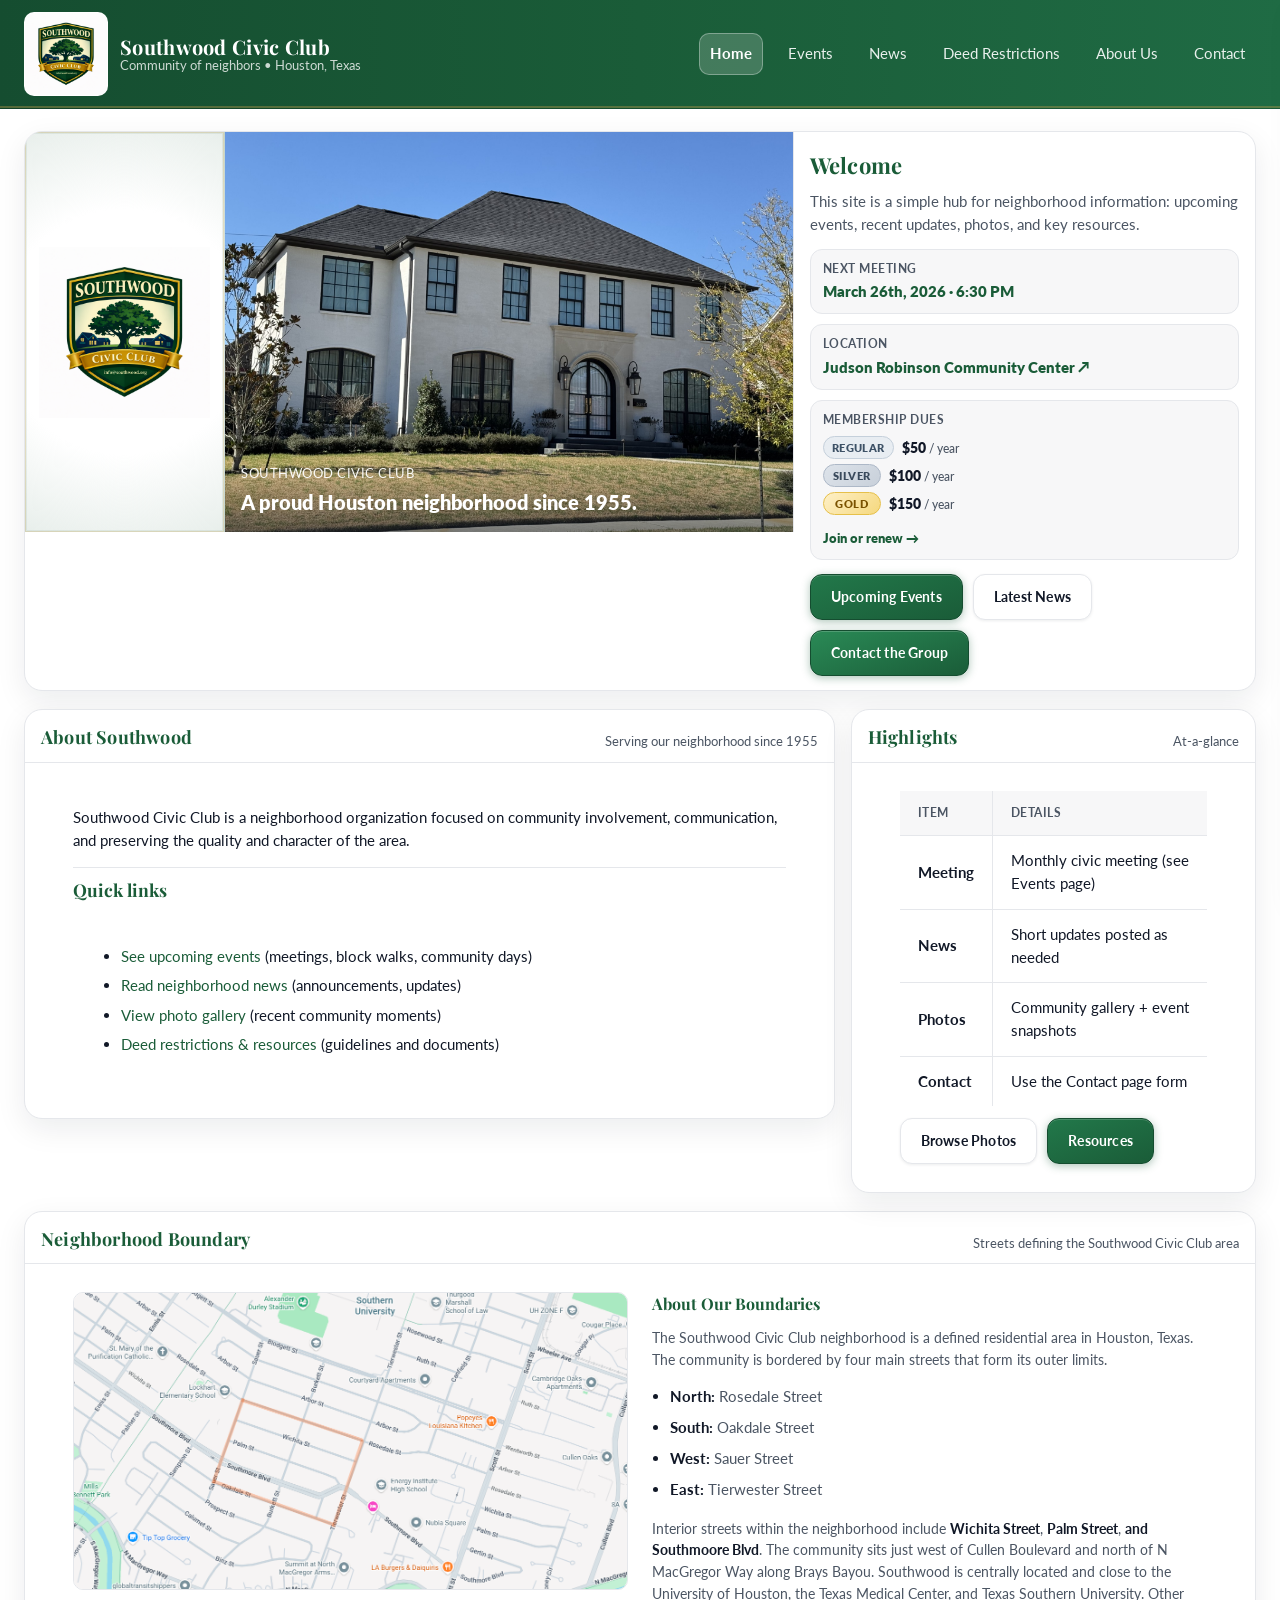
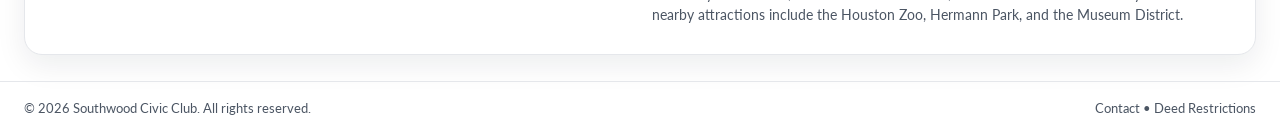
<file: index.html>
<!doctype html>
<html lang="en">
<head>
  <meta charset="utf-8" />
  <meta name="viewport" content="width=device-width,initial-scale=1" />
  <title>Southwood Civic Club | Community in Houston, TX</title>
  <meta name="description" content="Southwood Civic Club — neighborhood updates, events, news, resources, and contact information." />
  <link rel="icon" href="assets/logo.png" />
  <link rel="stylesheet" href="assets/style.css" />
</head>

<body>
  <a class="skip-link" href="#main">Skip to content</a>

  <!-- Topbar -->
  <header class="topbar">
    <div class="container">
      <div class="topbarInner">
        <div class="brand">
          <div class="brandMark" aria-hidden="true">
            <img src="assets/logo.png" alt="">
          </div>
          <div class="brandText">
            <div class="brandName">Southwood Civic Club</div>
            <div class="brandTag">Community of neighbors • Houston, Texas</div>
          </div>
        </div>
        <nav class="nav" aria-label="Primary navigation">
          <a data-nav href="index.html">Home</a>
          <a data-nav href="events.html">Events</a>
          <a data-nav href="news.html">News</a>
          <a data-nav href="deed-restrictions.html">Deed Restrictions</a>
          <a data-nav href="about.html">About Us</a>
          <a data-nav href="contact.html">Contact</a>
        </nav>
        <button id="menuBtn" class="menuBtn" type="button" aria-controls="drawer" aria-expanded="false">
          Menu
        </button>
      </div>
    </div>
  </header>

  <!-- Drawer -->
  <div id="drawerBackdrop" class="drawerBackdrop" aria-hidden="true"></div>
  <aside id="drawer" class="drawer" aria-hidden="true">
    <div class="drawerHeader">
      <div class="drawerTitle">Southwood</div>
      <button id="closeBtn" class="closeBtn" type="button">Close</button>
    </div>
    <nav class="drawerNav" aria-label="Mobile navigation">
      <a data-nav href="index.html">Home <small>Overview</small></a>
      <a data-nav href="events.html">Events <small>Calendar</small></a>
      <a data-nav href="news.html">News <small>Updates</small></a>
      <a data-nav href="about.html">Photo Gallery <small>Community photos</small></a>
      <a data-nav href="deed-restrictions.html">Deed Restrictions <small>Guidelines</small></a>
      <a data-nav href="contact.html">Contact <small>Reach the board</small></a>
    </nav>
  </aside>

  <!-- Hero -->
  <section class="hero">
    <div class="container">
      <div class="heroCard">
        <div class="heroTop">
          <div class="heroLeft">
            <div class="heroLogoPanel">
              <img src="assets/logo.png" alt="Southwood Civic Club logo" />
            </div>
            <div class="heroImage">
              <img id="heroRotatorImage" src="assets/hoa1.png" alt="Southwood Home of the Month - Photo 1" />
              <div class="heroOverlay">
                <div class="kicker">Southwood Civic Club</div>
                <div class="big">A proud Houston neighborhood since 1955.</div>
              </div>
            </div>
          </div>
          <div class="heroAside">
            <h1>Welcome</h1>
            <p>
              This site is a simple hub for neighborhood information: upcoming events, recent updates,
              photos, and key resources.
            </p>
            <div class="callouts">
              <div class="callout">
                <div class="label">Next Meeting</div>
                <div class="value"><a href="events.html">March 26th, 2026 · 6:30 PM</a></div>
              </div>
              <div class="callout">
                <div class="label">Location</div>
                <div class="value"><a href="https://maps.google.com/maps?q=Judson+Robinson+Community+Center,+3222+Yale+St,+Houston,+TX+77018" target="_blank" rel="noopener">Judson Robinson Community Center ↗</a></div>
              </div>
              <div class="callout">
                <div class="label">Membership Dues</div>
                <div class="membershipTiers">
                  <div class="tierRow">
                    <span class="tierBadge tierRegular">Regular</span>
                    <span class="tierPrice">$50 <span class="tierPer">/ year</span></span>
                  </div>
                  <div class="tierRow">
                    <span class="tierBadge tierSilver">Silver</span>
                    <span class="tierPrice">$100 <span class="tierPer">/ year</span></span>
                  </div>
                  <div class="tierRow">
                    <span class="tierBadge tierGold">Gold</span>
                    <span class="tierPrice">$150 <span class="tierPer">/ year</span></span>
                  </div>
                  <div style="margin-top:6px;"><a href="contact.html" style="font-size:13px;">Join or renew →</a></div>
                </div>
              </div>
            </div>
            <div class="pillRow" style="margin-top:14px;">
              <a class="btn primary" href="events.html">Upcoming Events</a>
              <a class="btn" href="news.html">Latest News</a>
              <a class="btn green" href="contact.html">Contact the Group</a>
            </div>
          </div>
        </div>
      </div>
    </div>
  </section>

  <!-- Main -->
  <main id="main" class="main">
    <div class="container">
      <div class="grid">
        <section class="card" aria-label="About">
          <div class="cardHeader">
            <h2>About Southwood</h2>
            <div class="sub">Serving our neighborhood since 1955</div>
          </div>
          <div class="cardBody">
            <p>
              Southwood Civic Club is a neighborhood organization focused on community involvement, communication,
              and preserving the quality and character of the area.
            </p>
            <hr class="sep" />
            <h3 style="margin:0 0 8px; color:var(--accent);">Quick links</h3>
            <ul class="list">
              <li><a href="events.html">See upcoming events</a> (meetings, block walks, community days)</li>
              <li><a href="news.html">Read neighborhood news</a> (announcements, updates)</li>
              <li><a href="photo-gallery.html">View photo gallery</a> (recent community moments)</li>
              <li><a href="deed-restrictions.html">Deed restrictions & resources</a> (guidelines and documents)</li>
            </ul>
          </div>
        </section>

        <aside class="card" aria-label="Highlights">
          <div class="cardHeader">
            <h2>Highlights</h2>
            <div class="sub">At-a-glance</div>
          </div>
          <div class="cardBody">
            <div class="tableScroll">
              <table class="table" aria-label="Highlights table">
                <thead>
                  <tr><th>Item</th><th>Details</th></tr>
                </thead>
                <tbody>
                  <tr>
                    <td data-label="Item"><b>Meeting</b></td>
                    <td data-label="Details">Monthly civic meeting (see Events page)</td>
                  </tr>
                  <tr>
                    <td data-label="Item"><b>News</b></td>
                    <td data-label="Details">Short updates posted as needed</td>
                  </tr>
                  <tr>
                    <td data-label="Item"><b>Photos</b></td>
                    <td data-label="Details">Community gallery + event snapshots</td>
                  </tr>
                  <tr>
                    <td data-label="Item"><b>Contact</b></td>
                    <td data-label="Details">Use the Contact page form</td>
                  </tr>
                </tbody>
              </table>
            </div>
            <div class="pillRow" style="margin-top:12px;">
              <a class="btn" href="photo-gallery.html">Browse Photos</a>
              <a class="btn primary" href="deed-restrictions.html">Resources</a>
            </div>
          </div>
        </aside>
      </div>

      <!-- Neighborhood Boundary Map -->
      <section class="card" aria-label="Neighborhood Boundary Map" style="margin-top:18px;">
        <div class="cardHeader">
          <h2>Neighborhood Boundary</h2>
          <div class="sub">Streets defining the Southwood Civic Club area</div>
        </div>
        <div class="cardBody boundaryLayout" style="display:grid; grid-template-columns:1fr 1fr; gap:24px; align-items:start;">
          <img
            src="assets/map.png"
            alt="Map showing the Southwood Civic Club neighborhood boundary"
            style="display:block; width:100%; height:auto; border:1px solid var(--line); border-radius:10px;"
          />
          <div>
            <h3 style="margin:0 0 10px; color:var(--accent); font-size:16px;">About Our Boundaries</h3>
            <p style="margin:0 0 14px; color:var(--muted); font-size:14px;">
              The Southwood Civic Club neighborhood is a defined residential area in Houston, Texas.
              The community is bordered by four main streets that form its outer limits.
            </p>
            <ul style="margin:0 0 16px; padding-left:18px; display:flex; flex-direction:column; gap:8px;">
              <li><strong style="color:var(--ink);">North:</strong> <span style="color:var(--muted);">Rosedale Street</span></li>
              <li><strong style="color:var(--ink);">South:</strong> <span style="color:var(--muted);">Oakdale Street</span></li>
              <li><strong style="color:var(--ink);">West:</strong> <span style="color:var(--muted);">Sauer Street</span></li>
              <li><strong style="color:var(--ink);">East:</strong> <span style="color:var(--muted);">Tierwester Street</span></li>
            </ul>
              <p style="margin:0; color:var(--muted); font-size:14px;">
  Interior streets within the neighborhood include 
  <strong style="color:var(--ink);">Wichita Street</strong>, 
  <strong style="color:var(--ink);">Palm Street</strong>, 
  <strong style="color:var(--ink);">and Southmoore Blvd</strong>. 
  The community sits just west of Cullen Boulevard and north of N MacGregor Way along Brays Bayou. 
  Southwood is centrally located and close to the University of Houston, the Texas Medical Center, and Texas Southern University. 
  Other nearby attractions include the Houston Zoo, Hermann Park, and the Museum District.
</p>
          </div>
        </div>
      </section>
    </div>
  </main>

  <footer class="footer">
    <div class="container">
      <div class="footerRow">
        <div>© <span id="year"></span> Southwood Civic Club. All rights reserved.</div>
        <div>
          <a href="contact.html">Contact</a> •
          <a href="deed-restrictions.html">Deed Restrictions</a>
        </div>
      </div>
    </div>
  </footer>

  <script src="assets/site.js"></script>
</body>
</html>
</file>
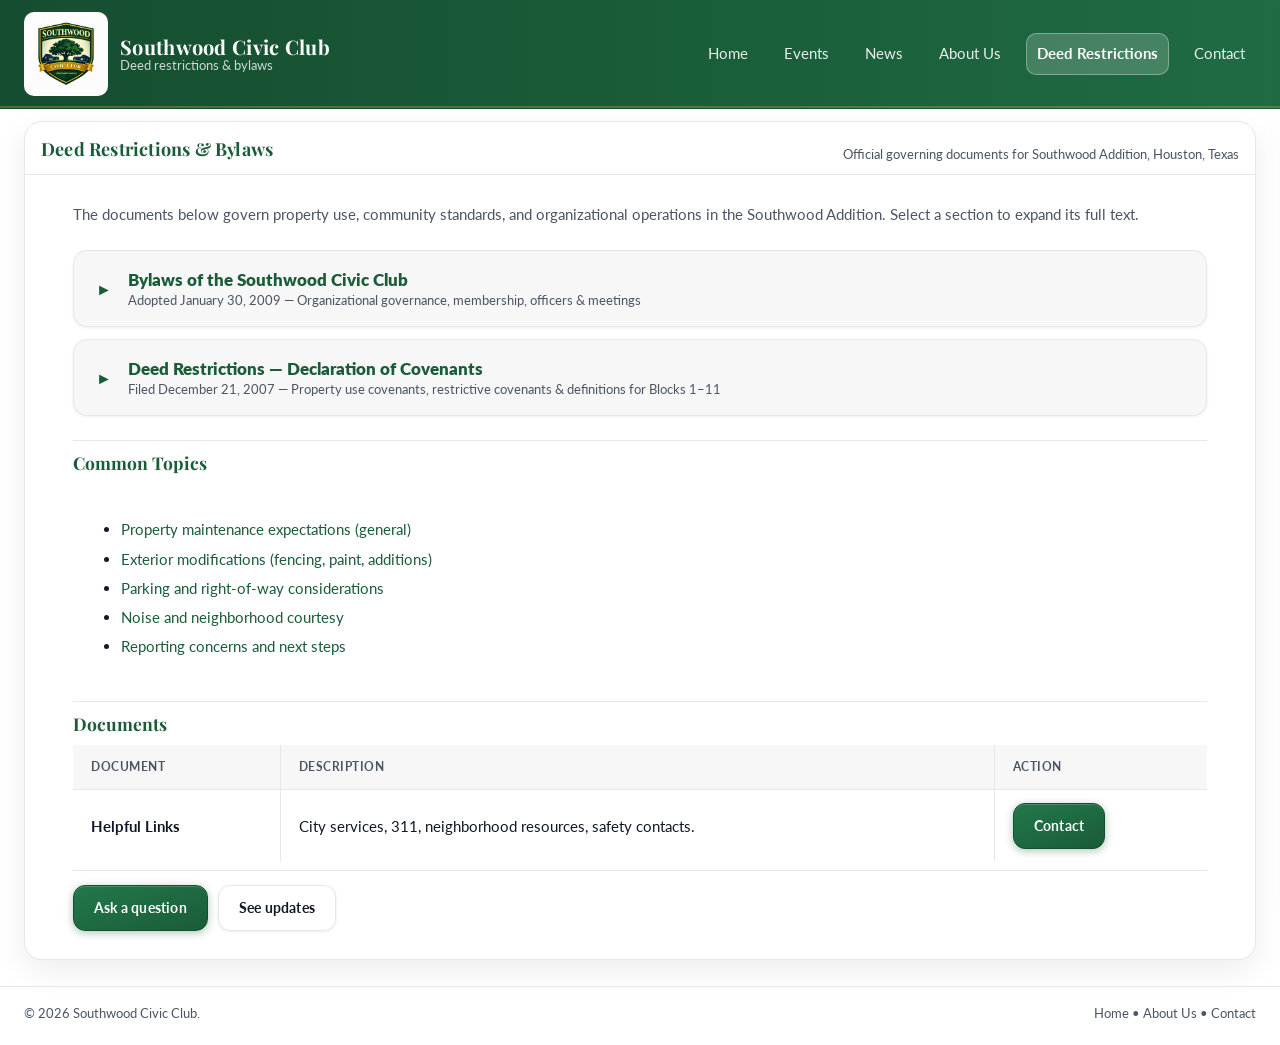
<file: deed-restrictions.html>
<!doctype html>
<html lang="en">
<head>
  <meta charset="utf-8" />
  <meta name="viewport" content="width=device-width,initial-scale=1" />
  <title>Deed Restrictions & Bylaws | Southwood Civic Club</title>
  <meta name="description" content="Bylaws and deed restrictions governing property use and community standards in the Southwood Addition, Houston, Texas." />
  <link rel="icon" href="assets/logo.png" />
  <link rel="stylesheet" href="assets/style.css" />
</head>

<body>
  <a class="skip-link" href="#main">Skip to content</a>

  <header class="topbar">
    <div class="container">
      <div class="topbarInner">
        <div class="brand">
          <div class="brandMark" aria-hidden="true">
            <img src="assets/logo.png" alt="">
          </div>
          <div class="brandText">
            <div class="brandName">Southwood Civic Club</div>
            <div class="brandTag">Deed restrictions &amp; bylaws</div>
          </div>
        </div>

        <nav class="nav" aria-label="Primary navigation">
          <a data-nav href="index.html">Home</a>
          <a data-nav href="events.html">Events</a>
          <a data-nav href="news.html">News</a>
          <a data-nav href="about.html">About Us</a>
          <a data-nav href="deed-restrictions.html">Deed Restrictions</a>
          <a data-nav href="contact.html">Contact</a>
        </nav>

        <button id="menuBtn" class="menuBtn" type="button" aria-controls="drawer" aria-expanded="false">Menu</button>
      </div>
    </div>
  </header>

  <div id="drawerBackdrop" class="drawerBackdrop" aria-hidden="true"></div>
  <aside id="drawer" class="drawer" aria-hidden="true">
    <div class="drawerHeader">
      <div class="drawerTitle">Southwood</div>
      <button id="closeBtn" class="closeBtn" type="button">Close</button>
    </div>
    <nav class="drawerNav" aria-label="Mobile navigation">
      <a data-nav href="index.html">Home <small>Overview</small></a>
      <a data-nav href="events.html">Events <small>Calendar</small></a>
      <a data-nav href="news.html">News <small>Updates</small></a>
      <a data-nav href="about.html">About Us <small>Board &amp; HOA</small></a>
      <a data-nav href="deed-restrictions.html">Deed Restrictions <small>Guidelines</small></a>
      <a data-nav href="contact.html">Contact <small>Reach the board</small></a>
    </nav>
  </aside>

  <main id="main" class="main">
    <div class="container">
      <section class="card">
        <div class="cardHeader">
          <h2>Deed Restrictions &amp; Bylaws</h2>
          <div class="sub">Official governing documents for Southwood Addition, Houston, Texas</div>
        </div>

        <div class="cardBody">

          <p style="color:var(--muted); margin:0 0 24px;">The documents below govern property use, community standards, and organizational operations in the Southwood Addition. Select a section to expand its full text.</p>

          <!-- Two accordion toggle buttons -->
          <div class="docToggleRow">

            <button class="docToggleBtn" type="button"
                    aria-expanded="false"
                    aria-controls="bylawsPanel"
                    id="bylawsBtn">
              <span class="docToggleIcon" aria-hidden="true">&#9658;</span>
              <span class="docToggleText">
                <span class="docToggleLabel">Bylaws of the Southwood Civic Club</span>
                <span class="docToggleSub">Adopted January 30, 2009 &mdash; Organizational governance, membership, officers &amp; meetings</span>
              </span>
            </button>

            <button class="docToggleBtn" type="button"
                    aria-expanded="false"
                    aria-controls="deedPanel"
                    id="deedBtn">
              <span class="docToggleIcon" aria-hidden="true">&#9658;</span>
              <span class="docToggleText">
                <span class="docToggleLabel">Deed Restrictions &mdash; Declaration of Covenants</span>
                <span class="docToggleSub">Filed December 21, 2007 &mdash; Property use covenants, restrictive covenants &amp; definitions for Blocks 1&ndash;11</span>
              </span>
            </button>

          </div>

          <!-- ==================== BYLAWS PANEL ==================== -->
          <div id="bylawsPanel" class="docPanel" hidden>

            <h3 style="margin:0 0 4px; color:var(--accent);">Bylaws of the Southwood Civic Club</h3>
            <p style="color:var(--muted); margin:0 0 16px;"><em>Adopted January 30, 2009</em></p>

            <hr class="sep" />

            <h4>Article I &mdash; Name</h4>
            <p>The name of this organization shall be &ldquo;SOUTHWOOD CIVIC CLUB, INC.&rdquo;</p>

            <h4>Article II &mdash; Purpose</h4>

            <h5>Section 1. Specific Purposes and Objectives</h5>
            <p>The organization shall be to: (a) maintain the residential character of the community, (b) preserve neighborhood harmony, (c) promote activities of the community (recreational, cultural, social, etc.), (d) encourage involvement of residents in the community, (e) encourage improvement of the neighborhood, (f) represent the community as a unified group in matters of interest to the community, and (g) provide a voice for residents in community matters.</p>

            <h5>Section 2. IRC 501(c)(4) Purposes</h5>
            <p>This organization is organized exclusively for one or more of the purposes as specified in Section 501(c)(4) of the Internal Revenue Code, including, for such purposes, the making of distributions to organizations that qualify as exempt organizations under Section 501(c)(4) of the Internal Revenue Code.</p>

            <h4>Article III &mdash; Membership</h4>

            <h5>Section 1. Boundaries</h5>
            <p>The property owner on Blocks 1 to 11 of Scarsdale (Palm), Wilcrest, Townhome Highland, Wilcrest, Cottage and Townhome Streets in the Southwood Addition.</p>

            <h5>Section 2. Admission of Members</h5>
            <p>All general meetings shall be open to the public, but only residents, including tenants, members and property owners within the boundaries of the Southwood Civic Club shall be voting members.</p>

            <h5>Section 3. Dues</h5>
            <p>Each year, the Civic Club Board shall determine the amount of annual dues. The amount shall not exceed fifty dollars ($50) per year.</p>

            <h5>Section 4. Voting by Proxy</h5>
            <p>A member may vote absentee with full voting privileges via written notice to the President prior to the vote.</p>

            <h5>Section 5. Records</h5>
            <p>The Southwood Civic Club shall keep a membership roster containing the names and addresses of each member.</p>

            <h5>Section 6. Fees and Dues</h5>
            <p>All members shall be determined by a majority vote of the membership present at an annual meeting. Membership dues shall be payable in January of each fiscal year.</p>

            <h5>Section 7. Number</h5>
            <p>All officers or members associated with the organization shall serve on a voluntary basis without compensation.</p>

            <hr class="sep" />

            <h4>Article IV &mdash; Executive Board</h4>

            <h5>Section 1. Number</h5>
            <p>The Southwood Civic Club Executive Board shall include the officers of this Civic Club and a block representative from each block within the Southwood Addition.</p>

            <h5>Section 2. Qualifications</h5>
            <p>All officers shall be from within the Southwood Civic Club boundaries described in Article III, Section 1, unless otherwise required as noted in this Constitution.</p>

            <h5>Section 3. Election and Term of Office</h5>
            <p>Officers shall be elected at the January meeting every second year. The candidates receiving the highest number of votes shall assume their duties and hold office for two years unless removed as provided herein.</p>

            <h5>Section 4. Removal and Resignation</h5>
            <p>Any officer may be removed, with cause, by a majority vote of the Executive Board and the approval of two-thirds (2/3) of the members present at a meeting.</p>

            <h5>Section 5. Vacancies</h5>
            <p>Vacancies on the Executive Board shall exist upon the following conditions: (1) the resignation, removal, disqualification, death or disability of a Board member, or (2) whenever the number of authorized members is increased. Vacancies may be filled by majority vote of the remaining members.</p>

            <hr class="sep" />

            <h4>Article V &mdash; Officers</h4>

            <p>The officers of the organization shall be President, Vice-President, Secretary and Treasurer.</p>

            <h5>Section 1. Duties of the President</h5>
            <p>The President shall preside at all meetings of the organization and Executive Board and perform such other duties as may be prescribed by the Executive Board.</p>

            <h5>Section 2. Duties of the Vice President</h5>
            <p>The Vice President shall assist the President in the discharge of duties and act in the absence of the President.</p>

            <h5>Section 3. Duties of the Secretary</h5>
            <p>The Secretary shall keep a record of all proceedings of meetings and maintain all official records of the organization.</p>

            <h5>Section 4. Duties of the Treasurer</h5>
            <p>The Treasurer shall receive and disburse funds of the Civic Club and keep accurate financial records.</p>

            <hr class="sep" />

            <h4>Article VI &mdash; Meetings</h4>
            <p>General meetings shall be held at least quarterly. Special meetings may be called by the President or by majority vote of the Executive Board.</p>

            <hr class="sep" />

            <h4>Article VII &mdash; Committees</h4>
            <p>The President may appoint committees as needed to carry out the purposes of the organization.</p>

            <hr class="sep" />

            <h4>Article VIII &mdash; Amendments</h4>
            <p>These bylaws may be amended by a two-thirds (2/3) vote of members present at a meeting, provided that written notice of the proposed amendment has been given prior to the meeting.</p>

            <hr class="sep" />

            <h4>Article IX &mdash; Dissolution</h4>
            <p>Upon dissolution of the organization, assets shall be distributed for one or more exempt purposes within the meaning of Section 501(c)(4) of the Internal Revenue Code.</p>

          </div>
          <!-- end #bylawsPanel -->

          <!-- ==================== DEED RESTRICTIONS PANEL ==================== -->
          <div id="deedPanel" class="docPanel" hidden>

            <h3 style="margin:0 0 4px; color:var(--accent);">Deed Restrictions &mdash; Southwood Addition</h3>
            <p style="color:var(--muted); margin:0 0 16px;"><em>Declaration of Covenants and Deed Restrictions for Blocks 1&ndash;11, Southwood Addition, Harris County, Texas</em></p>

            <!-- ---- Notice Jan 11, 2008 ---- -->
            <div class="docNotice">
              <div class="noticeLabel">Notice &mdash; January 11, 2008</div>
              <p style="margin:0 0 8px;"><strong>TO:</strong> Property owners in SOUTHWOOD subdivision<br>
              <strong>FROM:</strong> SOUTHWOOD Petition Committee<br>
              <strong>DATE:</strong> January 11, 2008</p>
              <p style="margin:0 0 8px;">This writing is to advise you that a Petition to Create Restrictions has been signed and acknowledged by the proper number of property owners in the SOUTHWOOD Subdivision. The Petition was filed with the County Clerk for Harris County less than sixty (60) days ago, on December 21, 2007. A copy of the Petition is attached.</p>
              <p style="margin:0 0 8px;"><strong>SOUTHWOOD PETITION COMMITTEE</strong><br>
              By: Charles Foy, Property Owner<br>
              By: Darryl Harper, Property Owner<br>
              By: Sammye Prince Hughes, Property Owner</p>
              <p style="margin:0;">For more information contact Sammye Prince Hughes at 713-524-6437.</p>
            </div>

            <span class="docRecord">Filing Record: 20070746466 &nbsp;&bull;&nbsp; Filed 12/21/2007</span>

            <!-- ---- Declaration of Covenants ---- -->
            <div class="docSection">
              <h4 style="margin-top:0;">Declaration of Covenants and Deed Restrictions for Southwood Addition</h4>
              <p><strong>The State of Texas &sect;</strong><br><strong>County of Harris &sect;</strong></p>
              <p>The undersigned, being owners of lots in SOUTHWOOD ADDITION, Blocks 1 through 11 as recorded in volume 9, page 12 of the map records of Harris County, Texas; and the Amended Plat as recorded in Volume 11, page 14 of the map of records of Harris County, Texas, considering it to be for their mutual benefit, and under the authority of, and in accordance with, that one certain set of Restrictions pertaining to the above described property executed on the 27th day of August, 2007 and recorded under document number 20070525738 of the Deed of Records of Harris County, Texas and which said Restrictions have been heretofore been created for Blocks 1 through 11 in Southwood Addition and said restrictions to be effective for a period of ten (10) years with automatic ten year renewals.</p>
              <p>By instrument &ldquo;Petition to Create Deed Restriction&rdquo;, signed and acknowledged by a majority of the property owners in SOUTHWOOD ADDITION and recorded under document number 20070525738, Deed of Records of Harris County, Texas hereby agree to create one certain set of Restrictions described above for a period of ten (10) years from the present date with automatic ten (10) year renewals of said Restrictions, August, 2007 to August, 2017, said Restrictions adapted herein by reference for all intents and purposes as though set forth verbatim, and evidence thereof have caused their names to be affixed to this instrument to accomplish the purpose set forth herein.</p>
              <p>EXECUTED by Owners as of the dates shown on the respective notarized Signature Pages collectively attached as Exhibit A and incorporated herein for all purposes.</p>
              <p style="color:var(--muted); font-size:13px;">After recording return to: SOUTHWOOD CIVIC CLUB &nbsp;&bull;&nbsp; 3337 Southmore Boulevard, Houston, Texas 77004 &nbsp;&bull;&nbsp; Attn: Sammye P. Hughes &nbsp;&bull;&nbsp; (713) 524-6437</p>
              <div class="notice" style="margin-top:14px;">
                <strong>Notice:</strong> ANY PROVISION HEREIN WHICH RESTRICTS THE SALE, RENTAL, OR USE OF THE DESCRIBED REAL PROPERTY BECAUSE OF COLOR OR RACE IS INVALID AND UNENFORCEABLE UNDER FEDERAL LAW.
              </div>
              <p style="margin-top:14px; color:var(--muted); font-size:13px;">The State of Texas, County of Harris. I hereby certify that this instrument was FILED in the number sequence on the date and at time stamped hereon by me; and was duly RECORDED, in the Official Public Records of Real Property of Harris County Texas on <strong>December 21, 2007</strong>. &mdash; County Clerk, Harris County, Texas.</p>
            </div>

            <span class="docRecord">Filing Record: 20070525738 &nbsp;&bull;&nbsp; Filed 08/27/2007</span>

            <!-- ---- Notice of Formation of Committee ---- -->
            <div class="docSection">
              <h4 style="margin-top:0;">Notice of Formation of Committee to Petition to Create Deed Restrictions for the Southwood Addition</h4>
              <p>Pursuant to Texas Property Code Section 201, a petition committee has been formed to create deed restrictions applicable to the Southwood Addition, Houston, Harris County, Texas. The members are all record title owners of property in Southwood Addition.</p>
              <p><strong>The members of the committee are as follows:</strong></p>
              <ul style="margin:0 0 12px; padding-left:22px; line-height:2;">
                <li>Charles Foy &mdash; 3305 Southmore Boulevard, Houston, Texas 77004</li>
                <li>Darryl Harper &mdash; 3346 Palm, Houston, Texas 77004</li>
                <li>Sammye Prince Hughes &mdash; 3337 Southmore Boulevard, Houston, Texas 77004</li>
              </ul>
              <p>The Plat of the Southwood Addition is recorded in volume 9, page 12 of the map records of Harris County, Texas; and the Amended Plat is recorded in volume 11, page 14, of the map records of Harris County, Texas.</p>
              <p>The matters to be included in the petition are as follows: creating deed restrictions for Blocks 1 through 11 in Southwood Addition, said restrictions to be effective for a period of ten (10) years with automatic ten year renewals. Attached to this notice as Exhibit &ldquo;A&rdquo; is a copy of the Committee&rsquo;s proposed petition to create restrictions.</p>
              <p>When adopted, the proposed restrictive covenants shall be effective as to all property in Southwood Addition, except property excluded pursuant to Texas Property Code Section 201.009.</p>
              <p>This Notice of Formation of Petition Committee contains multiple signature pages and will be executed in multiple originals without all signatures on any one original. Separate signature pages may be attached to the copy of this Notice recorded in order to eliminate unnecessary costs of filing multiple copies of this Notice.</p>
              <p>EXECUTED effective as of August 27, 2007.</p>
              <p style="color:var(--muted);">Sammye J Hughes &mdash; 3337 Southmore Blvd N, Houston, TX 77004</p>
            </div>

            <!-- ---- Exhibit A: Petition ---- -->
            <div class="docSection">
              <h4 style="margin-top:0;">Exhibit &ldquo;A&rdquo; &mdash; Petition to Create Restrictive Covenants Pursuant to Texas Property Code Chapter 201 and Owner Consent</h4>
              <p><strong>State of Texas &sect; &nbsp; Southwood Civic Club</strong><br>
              <strong>County of Harris &sect; &nbsp; Know All Persons by These Presents</strong></p>

              <p>WHEREAS, the Owners (as hereinafter defined) of the property and lots in Blocks 1 through 11, inclusive, of Southwood, an addition to the City of Houston, Harris County, Texas (hereafter, the &ldquo;Subdivision&rdquo;), the plat of which addition is recorded in Vol. 9, page 12, of the Map Records of Harris County, Texas, and the amended plat which is recorded in Vol. 11, page 14, of the Map Records of Harris County, Texas (as amended, the &ldquo;Plat&rdquo;) wish to create Restrictive Covenants for the property and lots in the Subdivision, also known as &ldquo;Southwood Addition&rdquo;;</p>

              <p>WHEREAS, to this end a Petition Committee under Chapter 201 of the Texas Property Code has been set up consisting of the following Owners:</p>
              <ul style="margin:0 0 12px; padding-left:22px; line-height:2;">
                <li>Charles Foy &mdash; 2205 Southmore Boulevard, Houston, Texas 77004</li>
                <li>Darryl Harper &mdash; 3346 Palm, Houston, Texas 77004</li>
                <li>Sammye Prince Hughes &mdash; 3337 Southmore Boulevard, Houston, Texas 77004</li>
              </ul>

              <p>WHEREAS, the Owners of the Subdivision desire that the restrictive covenants of this Petition to Create Restrictive Covenants create restrictive covenants for the Subdivision.</p>

              <p>NOW, THEREFORE, it is hereby declared: Upon compliance with the provisions of Chapter 201 of the Texas Property Code, the following restrictive covenants (&ldquo;Restrictions&rdquo;) shall apply to the Subdivision. The Restrictions shall run with the land, bind and benefit each Owner of property in the Subdivision, create a uniform plan for the Subdivision for the common benefit of the Subdivision and its Owners, and shall restrict all property in the Subdivision, whether or not referenced in subsequent deeds; and</p>

              <p>NOW, THEREFORE, the consenting Owners whose signatures appear herein do hereby declare, establish and adopt the following Restrictions which shall be applicable to the use, occupancy and conveyance of the Lots, and every contract, deed, or other written instrument hereafter executed and conveying the Lots shall be held to have been executed, delivered and accepted subject to the Restrictions, regardless of whether the Restrictions are set out in full or all incorporated by reference in said contract, deed or other instrument.</p>
            </div>

            <!-- ---- Article I Definitions ---- -->
            <div class="docSection">
              <h4 style="margin-top:0;">Article I &mdash; Definitions</h4>

              <p><strong>1.1 &ldquo;Accessory Structure&rdquo;</strong> shall mean a Structure whose use is ancillary to a house including a storage building, a greenhouse and gazebo, but not including a garage.</p>

              <p><strong>1.2 &ldquo;Association&rdquo;</strong> shall refer to the Southwood Civic Club, a Texas non-profit corporation, created pursuant to Articles of Incorporation. As provided in the Association&rsquo;s Bylaws, any resident or property Owner in the Subdivision shall qualify for membership in the Association, contingent upon paying dues as set by the Executive Board of the Association. The Association shall have no authority to assess mandatory fees upon Owners of Lots in the Subdivision. As provided in Article IX of the Bylaws, the Association&rsquo;s Housing and Community Development Committee shall also have authority to enforce these Restrictions.</p>

              <p><strong>1.3 &ldquo;Attached Garage&rdquo;</strong> shall mean a garage that shares a common interior wall with the single family residential dwelling on a lot or building site.</p>

              <p><strong>1.4 &ldquo;Code&rdquo;</strong> shall mean Chapter 201 of the Texas Property Code and any successor thereto.</p>

              <p><strong>1.5 &ldquo;Commercial Vehicle&rdquo;</strong> shall mean any vehicle other than a non-commercial vehicle.</p>

              <p><strong>1.6 &ldquo;Condominium&rdquo;</strong> shall have the same meaning as Section 82.003(8) of the Texas Property Code.</p>

              <p><strong>1.7 &ldquo;Corner Lot&rdquo; or &ldquo;corner lot&rdquo;</strong> shall mean a lot, as the case may be, of which one or more of the side property lines adjoin the right-of-way of a street running perpendicular to and intersecting the street on which the lot fronts.</p>

              <p><strong>1.8 &ldquo;Detached Home&rdquo;</strong> shall mean a single-family residence comprised of a single building no part of which comprises any part of the structure of any other residence or building and shall include the garage, if any, whether attached or free-standing, on the same lot and constructed for use by the occupants of such residence.</p>

              <p><strong>1.9 &ldquo;Duplex&rdquo;</strong> shall mean a single, free-standing building that is located on a single lot and that consists of two single-family residences. Duplexes shall be allowed only on Block 2, Lots 1&ndash;13, as identified on the revised Plat Map which is recorded in Volume 11, page 14, of the Map Records of Harris County, Texas.</p>

              <p><strong>1.10 &ldquo;Effective Date&rdquo;</strong> shall mean the date the Petition to Create Restrictive Covenants is recorded in the Real Property Records.</p>

              <p><strong>1.11 &ldquo;Front Street Line&rdquo;</strong> shall mean for interior lots, the boundary line of a lot with a street. For Corner Lots, the boundary line of the lot with the street which has the shortest length. &ldquo;Front Street Line&rdquo; shall mean the street the house faces where the streets border the lot on opposite sides.</p>

              <p><strong>1.12 &ldquo;Garage&rdquo;</strong> shall mean a building or structure or part thereof designed for housing or storing one or more motor vehicles.</p>

              <p><strong>1.13 &ldquo;Grade&rdquo;</strong> shall mean the top of the finished foundation of the Single Family Residence not to exceed 24&rdquo; above the established man hole elevation.</p>

              <p><strong>1.14 &ldquo;Grandfathering&rdquo;</strong> shall mean the right of lots, structures, and uses that are non-conforming with these Restrictions to continue in legal existence.</p>

              <p><strong>1.15 &ldquo;Height&rdquo;</strong> shall mean the vertical distance from the Grade to the highest finished roof surface.</p>

              <p><strong>1.16 &ldquo;Home Occupation&rdquo;</strong> shall mean a low profile commercial activity meeting the requirements of Section 3.10.</p>

              <p><strong>1.17 &ldquo;House&rdquo;</strong> shall mean a single residence structure.</p>

              <p><strong>1.18 &ldquo;Improved Driveway&rdquo;</strong> shall mean a hard surfaced area connecting a street and a driveway garage, or other improved parking area located behind the front setback line, the surface of which is made of concrete, rock, stone or gravel in compliance with City of Houston Building Code requirements. &ldquo;Improved Driveway&rdquo; may include a circular drive which is a driveway which connects two streets or provides a circular connection with one street.</p>

              <p><strong>1.19 &ldquo;Inoperative Vehicle&rdquo;</strong> shall mean a vehicle which (i) lacks either a current license plate or a current motor vehicle inspection certificate, (ii) is stored, wrecked, or dismantled in any degree, and (iii) is located in view of the street for 30 days out of any 60 day period.</p>

              <p><strong>1.20 &ldquo;Interior Lot Line&rdquo;</strong> shall mean the boundary line of a lot, which boundary line connects a front street line and a rear lot line, but does not abut a street.</p>

              <p><strong>1.21 &ldquo;Lot&rdquo; or &ldquo;lot&rdquo;</strong> shall mean any numbered Lot on the Plat.</p>

              <p><strong>1.22 &ldquo;Lot Grade&rdquo;</strong> shall mean the lowest point of elevation of the finished surface of the ground, paving, or sidewalk within the area between the structure and a line 5 feet from the structure.</p>

              <p><strong>1.23 &ldquo;Non-Commercial Vehicle&rdquo;</strong> shall mean a passenger automobile, truck, van, camper or recreational vehicle of &frac34; ton capacity or less, recreational boat, motorcycle, or lawn maintenance equipment.</p>

              <p><strong>1.24 &ldquo;Owner&rdquo;</strong> shall mean the record title owner(s) of the fee simple interest in a Lot.</p>

              <p><strong>1.25 &ldquo;Plat&rdquo;</strong> shall mean the map or plat of Blocks 1 through 11 of the Southwood Addition, recorded in the original Plat Map at Volume 9, page 12, File #00338117, of the Map Records of Harris County, Texas, and the Amended Plat Map at Volume 11, Page 14, File #00489219, of the Map Records of Harris County, Texas.</p>

              <p><strong>1.26 &ldquo;Real Property Records&rdquo;</strong> shall mean the Official Public Records of real Property of Harris County, Texas or successor records.</p>

              <p><strong>1.27 &ldquo;Rear Lot Line&rdquo;</strong> shall mean the boundary line of a Lot parallel to the Front Street Line.</p>

              <p><strong>1.28 &ldquo;Setback&rdquo;</strong> shall mean with respect to any building, a line established beyond which no portion of such building, including chimneys, overhangs, eaves, etc. shall extend, measured inward from the Lot line to which the Setback refers.</p>

              <p><strong>1.29 &ldquo;Side Street Line&rdquo;</strong> shall mean the boundary line of a Lot which is adjacent to a street, but which is not the front street line.</p>

              <p><strong>1.30 &ldquo;Single Family Residence&rdquo;</strong> shall mean a single, enclosed dwelling unit designed for and used as the common living space for a single-family unit.</p>

              <p><strong>1.31 &ldquo;Single Family Unit&rdquo;</strong> shall mean one family unit consisting of individuals all of whom are related to one another by blood, adoption or marriage.</p>

              <p><strong>1.32 &ldquo;Street&rdquo;</strong> shall mean the publicly dedicated rights-of-way on the Plat.</p>

              <p><strong>1.33 &ldquo;Structure&rdquo;</strong> shall mean any improvement, building, or House, including an Accessory Structure and fence.</p>

              <p><strong>1.34 &ldquo;Subdivision&rdquo;</strong> shall refer to all the real property in the Southwood Addition according to the Plat and the Amended Plat.</p>

              <p><strong>1.35 &ldquo;Townhouse&rdquo;</strong> shall refer to a type of dwelling unit which shares a common wall with another dwelling unit. The Owner of a Townhouse has fee simple title to the land on which the Owner&rsquo;s townhouse is constructed.</p>

              <p><strong>1.36 &ldquo;Vehicle&rdquo;</strong> shall mean any automobile, truck, van, trailer, tractor, recreational vehicle, (RV), camper, boat, motorcycle, or other mode of motorized transportation.</p>
            </div>

            <!-- ---- Article II Compliance ---- -->
            <div class="docSection">
              <h4 style="margin-top:0;">Article II &mdash; Compliance with Texas Property Code</h4>

              <p><strong>2.1 Approval.</strong> The Restrictions require approval of the Owners who own in the aggregate a majority of Lots in the Subdivision.</p>

              <p><strong>2.2 Recording of Approvals.</strong> The Restrictions shall be valid upon recording after the requisite number of Approvals has been received.</p>

              <p><strong>2.3 Section 201.010 of the Texas Property Code.</strong> Owners who do not sign the Petition must file suit under Section 201.010 before the 181st day after the date on which the certificate which is called for by Section 201.008(e) of the Texas Property Code in order to challenge the procedures followed in creating the Restrictions contained herein.</p>

              <p><strong>2.4 Section 201.090(b) of the Texas Property Code.</strong> Owners who do not sign the Petition may delete their Lot from the operation of these Restrictions created herein by filing a statement described in the fourth listed category in Section 201.009(b) of the Texas Property Code before one year after the date on which the Owner receives actual notice of the filing of the Petition authorized by Chapter 201.</p>

              <p><strong>2.5 Effective Date.</strong> The restrictions specified in this Petition to Create Restrictive Covenants Pursuant to Texas Property Code Chapter 201 and Owner Consent shall become effective upon the date of filing of this Declaration with the County Clerk of Harris County, Texas.</p>

              <p><strong>2.6</strong> These Restrictions Are Covenants That Run with the Land, and shall be binding upon and inure to the benefit of all current and future owners of Lots for a period of ten (10) years, beginning on the effective date as set forth in Section 2.5 above and shall be automatically extended and renewed for successive terms of ten (10) years, each term beginning immediately upon the expiration of the preceding term, unless an instrument adding to, or modifying these Restrictions, is recorded in the Real Property Records of Harris County, Texas during either the initial period or any subsequent extension. Any such instrument must be by a petition pursuant to provisions of the Code, executed and approved by not less than sixty-five (65) percent of the Owners of the Lots as reflected in instruments filed with and recorded in the County Records of Harris County.</p>

              <p><strong>2.7 Compliance with Texas Property Code, Chapter 201.</strong> The Owners intend to comply with the provisions of Texas Property Code Chapter 201 in order to create the Restrictions. The Restrictions are subject to the right of the Owners to opt out under Texas Property Code Chapter 201.</p>
            </div>

            <!-- ---- Article III Residential Character/Use ---- -->
            <div class="docSection">
              <h4 style="margin-top:0;">Article III &mdash; Residential Character/Use Restrictions</h4>

              <p><strong>3.1</strong> Each Lot shall be used exclusively for a Single Family Detached Residence, with the exception of Duplexes, located only in Block 2, Lots 1&ndash;13, and the multi-family residence on Lot 13A. Both the use of the Lot and the Structures placed on a Lot shall be single family. Construction of multi-family residential, commercial, fraternity, sorority, club, condominiums, townhouses and rooming houses is prohibited. Industrial and institutional uses are prohibited, whether conducted on a for profit basis or not.</p>

              <p><strong>3.2 No Lot Division.</strong> No Lot may be further subdivided or reduced in size. A Lot may be eliminated if it is divided between adjacent Lots. Multiple Lots may be used as a single building site. No replatting or variance will be allowed under these restrictions.</p>

              <p><strong>3.3 Livestock or Poultry Prohibited.</strong> No animals, livestock, or poultry, of any kind shall be raised, bred, or kept on any Lot except that household pets may be kept, provided they are not kept, bred, and maintained for any commercial purpose. Owners of household pets must adhere to all applicable city ordinances.</p>

              <p><strong>3.4 Certain Structures Prohibited.</strong> No trailer, recreational vehicle, tent, shack, garage, or barn shall at any time be used as a residence, temporarily or permanently, nor shall any Structure of a temporary character be used as a residence, nor shall any used or manufactured residence be placed on a Lot except in the case of a natural disaster.</p>
              <p>Mobile homes, manufactured homes, and temporary building are prohibited. Movable storage structures are allowed only behind the House in the rear yard of a Lot, provided they do not exceed ten (10) feet in height, do not exceed one hundred (100) square feet in floor space, are locate at least five (5) feet from Lot lines and are not used for living space. No septic tank, sewage disposal plant, or fuel storage container shall be built or erected on any Lot or maintained thereon.</p>

              <p><strong>3.5 Maintenance of Lot.</strong> Owners of Lots in the Subdivision are bound and obligated to maintain each Lot in a neat and habitable manner. Grass and weeds shall be kept mowed to prevent unsightly appearances. Only dead, diseased or damaged trees may be removed without prior approval of the Housing and Community Development Committee. Any removal of healthy trees must have prior approval of the Housing and Community Development Committee. Any foliage which might create a hazard to property or persons on any Lot or adjacent Lot shall be promptly removed or repaired. Vacant Lots shall not be used as a dumping ground for rubbish, trash, rubble, or extra soil. Trash shall not be burned.</p>

              <p><strong>3.6 Maintenance of Residences.</strong> In the event of damage, the Owner shall have one hundred twenty (120) days to begin repairing or demolishing the portion destroyed by said event, and once timely commenced, such repairs or demolitions must be diligently pursued to the completion. However, in the event the Owner&rsquo;s damage to the property and improvements is not covered by insurance, or the Owner&rsquo;s claim is not approved by the Owner&rsquo;s insurance company the Owner may apply for a &ldquo;hardship&rdquo; exception to the operation of this restriction to be submitted to the president or a designee of the Southwood Civic Club within one hundred twenty (120) days from the date of such damage. The Housing and Community Development Committee of the Association shall rule in its sole discretion on the Owner&rsquo;s application for a &ldquo;hardship&rdquo; exception within thirty (30) days from the date of submission. Failure to act in response to the application for a hardship exception within thirty (30) days shall be deemed to be the Committee&rsquo;s approval of said exception. The granting of a hardship exception under this provision shall in no event be deemed a waiver of the right to enforce this restriction thereafter.</p>

              <p><strong>3.7 Antennae.</strong> No electric antennae or device of any type other than an antenna for receiving local television broadcast signals shall be erected, constructed, placed or permitted to remain on any Lot, House, or building except in accordance with this section. Television or satellite dish antennae may be attached to the House, provided, however, such antennae must be located to the rear of the roof ridge line, gable or center line of the main residential structure. No television antennae, either freestanding or attached, shall be permitted to extend more than ten (10) feet above the roof ridge line, gable or center line of the principal dwelling on the Lot. No antennae shall be erected, installed or placed on a wooden pole, except for those already in place as of the Effective Date of this document.</p>

              <p><strong>3.8 Garage Sales.</strong> No Lot shall be used, either temporarily or permanently, for the conducting of any garage sale or similar activity with the exception of (a) not more than two (2) garage sales per Single Residence Unit per year, and (b) estate sales may be held anytime as the result of the death of the Owner.</p>

              <p><strong>3.9 Home Occupation.</strong> Whereas self-employment is a part of the economic environment of the Subdivision, the following low profile commercial activities are allowed under the following conditions:</p>
              <p>(a) The number of nonresident employees may not exceed 2 in number. (b) Signs advertising such non-residential use is prohibited. (c) Any commercial activity under this provision shall be confined to such Single Residential Unit, and evidence of such commercial activity shall not be visible from outside the Structure. (d) Such activity shall not cause material disruption, interference, or increase in traffic and parking. In this connection, no more than five (5) vehicles per day may be parked at the Lot for commercial purposes over any five (5) day period, whether customers, business guests or deliveries. No more than five (5) vehicles per day parking on any street near the Lot by persons visiting the Lot in any consecutive five (5) day period shall be allowed.</p>
              <p>(e) No noxious or offensive sound or smell shall be created outside the Single Residence Structure.</p>
              <p>These Home Occupation restrictions shall apply to all non-residential activities, whether or not for profit.</p>

              <p><strong>3.10 Vehicle Sales.</strong> Only sales of an Owner&rsquo;s Non-Commercial Vehicle typically stored on a Lot are allowed, but not to exceed two (2) sales per Owner in any calendar year.</p>

              <p><strong>3.11 Rentals.</strong> Residences not Owner-occupied may be rented only as Single Family Residences, and such rental may only be for one single family. All rentals must be for terms of at least twelve (12) months and only one Structure on a Lot may be rented at a time.</p>

              <p><strong>3.12 Garage Apartments.</strong> Garage apartments shall not be greater than 800 square feet of livable area and must have air-conditioning and heating.</p>
            </div>

            <!-- ---- Article IV Restrictions on Value ---- -->
            <div class="docSection">
              <h4 style="margin-top:0;">Article IV &mdash; Restrictions on Value</h4>

              <p><strong>4.1 Minimum Cost.</strong> The minimum cost of construction (excluding Lot cost) of any Single Family Residence which may be erected or constructed upon any Lot shall be at least $150,000.00.</p>
            </div>

            <!-- ---- Article V Additional Restrictions ---- -->
            <div class="docSection">
              <h4 style="margin-top:0;">Article V &mdash; Additional Restrictions</h4>

              <p><strong>5.1 Parking.</strong></p>
              <p>(a) <em>In General.</em> Except as otherwise provided by law, all Vehicles, boats, and trailers of all sorts shall be parked only in a Garage or on a driveway, except that vehicles may also be parked alongside of a curb of a Street. No double parking shall be allowed on any Street. No vehicle parking will be allowed on any lawn of Lots, or on the median of Southmore Boulevard. No 18-wheeler truck, with or without its trailer, shall be parked within the Subdivision except for purposes of loading and unloading on a temporary basis. Motor Vehicles parked in violation of this Declaration or applicable laws are subject to being ticketed by police or towed pursuant to applicable laws or both.</p>
              <p>(b) <em>Driveway and Street Parking.</em> All motor Vehicles owned or used by Owners or occupants of a Single Family Residence shall be parked in a garage or carport or within a defined driveway.</p>

              <p><strong>5.2 Unsightly Articles.</strong> All outdoor cooking and cooking equipment of any type (e.g., barbeques) must be limited to the back yard at all times. Rebuilding Vehicle motors or any major repair or construction of vehicles anywhere on a Lot or alongside a curb is prohibited.</p>

              <p><strong>5.3 Fencing.</strong> Barbed wire, broken glass, electric fences, and similar dangerous materials shall not be used as fencing materials. No fence, wall, or hedge higher than six (6) feet above the ground, shall be placed or maintained nearer to either street than the building lines.</p>

              <p><strong>5.4 Signage.</strong></p>
              <p>(a) <em>Restrictions on Use.</em> No signs, advertisements or bill boards may be erected or installed on any Lot other than for the following: (i) advertising such Lot or Residence for sale or lease; (ii) designating such Lot as the recipient of an award by the civic association; (iii) security monitoring signage; (iv) supporting a political candidate or ballot item for an election, the display of which is subject to the provisions of Chapter 202.009 of the Texas Property Code. Any such signs, advertisements, or bill boards will be subject to the limitations in Chapter 202.009.</p>
              <p>(b) <em>Restrictions on Design.</em> (i) The face of any sign shall not exceed a total of six (6) square feet in size; (ii) Any sign attached to a building on a Lot shall be placed no higher than the top of the main front entrance to the building, and the height of any other sign shall not exceed four (4) feet from the grade of the Lot on which the sign is situated to the top of the sign. (iii) No sign may be illuminated.</p>

              <p><strong>5.5 Number of Signs.</strong> Only one sign is allowed at any one time per Lot for each use as set forth in Section 5.4.</p>

              <p><strong>5.6 Compliance with the Restrictions.</strong> Each Owner shall comply strictly with these provisions of the Restrictions. Failure to comply with any of these Restrictions shall constitute a violation of this Declaration, and may give rise to a cause of action to recover sums due for damages or injunctive relief or both, maintainable by any person or entity entitled to enforce these Restrictions under the law.</p>

              <p><strong>5.7 No Warranty of Enforceability.</strong> The Association makes no warranty or representation as to the present or future validity or enforceability of all or any part of these Restrictions. Any Owner acquiring a Lot in reliance on one or more of such restrictive covenants, terms, or provisions, shall assume all risks of the validity and enforceability thereof.</p>
            </div>

            <!-- ---- Article VI Use and Construction Restrictions ---- -->
            <div class="docSection">
              <h4 style="margin-top:0;">Article VI &mdash; Use and Construction Restrictions</h4>

              <p><strong>6.1 Approval for Construction.</strong> No Improvements shall be constructed upon any Lot and no material modifications made to any Improvements without the prior written approval of the Housing &amp; Community Development Committee.</p>

              <p><strong>6.2 Residential Use.</strong> Except as hereinafter provided, all Lots shall be improved and used solely for Single-family residential use, inclusive of a garage, fencing, and such other Improvements as are necessary or customarily incident to Single-family residential use. Only one unitary detached residential dwelling structure shall be erected on each Lot, and no structure other than the primary residence shall be occupied or inhabited. No more than three (3) unrelated persons shall use or occupy any residence for a multiple family, multiple occupant, or commercial nature, such as, but not limited to, a boarding house, day-care facility, half-way house, nursing home, mental or physical rehabilitation, therapy clinic or facility, correctional facility, apartments of any kind, or hotel, motel, hospital, hospice or church, whether or not for profit. As an exception to the foregoing, the Association recognizes that the existing Duplexes located on Lots 1 through 12 of Block 2, and the multi-family residence located on Lot 13 and TR 13A of Block 2 may continue to be used as such without being in violation hereof; provided, however, that if more than 50% of the floor area of any such two-family residence is hereafter destroyed, materially altered, or remodeled, the exception herein granted for such two-family use shall immediately terminate and the entirety of such residence shall be subject to the foregoing requirements regarding Single-family residential use.</p>

              <p><strong>6.3 Garage Setbacks.</strong> No garage shall be placed or maintained on any Lot or building site nearer than three (3) feet to the side of the Lot or building site line, or nearer to a side street than the minimum building setback line.</p>

              <p><strong>6.4 Residences.</strong> All residences, garages and other permanent structures shall be built on concrete slabs or pier and beam. Exterior walls of residences shall be constructed with at least seventy-five (75) percent masonry or brick veneer. In computing this percentage, wall masonry below the sill line of windows or below the midpoint of walls, shall be considered twenty-five (25) percent masonry. Door or window openings shall be considered to be built of the material which encloses them. If a garage is an Attached Garage or is semi-attached by means of a covered walkway or other similar structure to a residence, the perimeter of the residence shall be computed as if the Garage did not exist.</p>

              <p><strong>6.5 Exterior Siding.</strong> When a portion of the existing exterior siding is replaced or added to any existing structure or new improvement on a Lot, it must be of the same type, quality, size, and color as the existing siding on the main residential structure and shall not require the approval of the Housing &amp; Community Development Committee. The thickness, visible width, and spacing of exterior siding must be consistent with that of the original exterior siding. All exterior siding must be installed and maintained to avoid sagging, warping or irregular coloration. The Housing &amp; Community Development Committee may require the Owner.</p>

              <p><strong>6.6 Repair and Replacement of Roofs.</strong> When a portion of an existing roof is repaired or added to any existing structure or improvement on a Lot, it must be of the same type, quality, size, and color as the existing roof material and shall not require the approval of the Housing &amp; Community Development Committee. If the entire roof, including the roof of the main residence and garage, is replaced or added, the proposed shingle must be of an acceptable type and quality and have a color that is harmonious with the neighborhood and the existing dwelling. All roofing must have a minimum of a twenty-five (25) year warranty by a reputable manufacturer.</p>

              <p><strong>6.7 Roof Pitches.</strong> Roofs of Residences and Garages shall have a minimum pitch of four (4) inches of rise to twelve (12) inches of run, except for a roof covering some small area such as a covered patio, not to exceed one hundred (100) square feet, or a dormer, not to exceed fifty (50) square feet. Roofs of Residences and Garages shall have a maximum pitch of nine (9) inches of rise to twelve (12) inches of run.</p>

              <p><strong>6.8 Building Height.</strong> No Improvements greater than thirty-five feet in height may be constructed on any Lot without the prior written approval of the Housing &amp; Community Development Committee. For purposes of this paragraph, height shall be measured from the foundation slab of the proposed Improvement to the highest ridgeline of the roof of the proposed Improvement. <em>First Floor Wall Height.</em> All Residences and all Garages shall have a wall plate height (main roof frame line) of not more than ten (10) feet above the ground floor finished concrete slab. The finished area of the upper floor of one and one-half story residences shall be contained within the attic space formed by the ceiling covering the ground floor and the roof. Small dormers will be permitted on the upper floor but the dormer roof shall not extend above the ridge line of the main residence roof.</p>

              <p><strong>6.9 Driveways.</strong> Driveways and driveway approaches shall be constructed of concrete in accordance with City of Houston Standard Driveway Detail. The street curb shall be broken in such a manner that a driveway must be at least four (4) inches thick at its end toward the street paving, and this extreme end shall be poured against a horizontal form board to reduce the unsightly appearance of a raveling driveway. Walks from the street curb to the Residence shall have a minimum width of four (4) feet.</p>

              <p><strong>6.10 Minimum Square Footage of One Story Residences.</strong> The floor areas of the main structure of a one-story Residence, exclusive of porches, garages, semi-finished storage rooms, and servants&rsquo; quarters shall contain not less than two thousand (2,000) square feet on each Lot or building site.</p>

              <p><strong>6.11 Minimum Square Footage of One and One-Half Story Residences.</strong> The floor area of the main structure of one and one-half story Residences, exclusive of porches, Garages, semi-furnished storage rooms and servants&rsquo; quarters shall contain not less than two thousand two hundred fifty (2,250) square feet on each Lot or building site. The finished area of the upper floor of any one and one-half story Residence shall not be less than thirty (30) percent of the finished area on the ground floor.</p>

              <p><strong>6.12 Minimum Square Footage of Two Story Residences.</strong> The floor area of the main Structure of two story Residences, exclusive of porches, garages, semi-furnished storage rooms and servants&rsquo; quarters shall contain not less than two thousand five hundred (2,500) square feet on each Lot or building site. The finished area of the upper floor of any two story Residence shall not be less than seventy (70) percent of the finished area on the ground floor.</p>

              <p><strong>6.13 Plans to Be Submitted.</strong> As provided in the Bylaws of the Southwood Civic Club, the Association shall have the authority to approve or disapprove plans submitted for reconstruction or new construction on the Lots. Construction or alteration of any building shall not commence on any Lot or building site in Southwood Addition prior to plans for such construction having been submitted to and approved by the Housing and Community Development Committee in writing. These plans shall show in detail the foundation, floor plan, all elevations, all exterior building materials, and a plot plan showing location of residence, garage, patio, and driveway with dimensions. In the event that approval or disapproval has not been given within thirty (30) days from the time of plan submission, then the plans will be deemed approved and the related restrictions will be deemed to have been complied with unless the Housing and Community Development Committee notifies the Owner in writing that the time for approval or disapproval has been extended (such extension not to exceed fifteen (15) calendar days) and the reasons why such extension is needed.</p>

              <p><strong>6.14 Variance Process.</strong> Upon receiving disapproval of an Owner&rsquo;s reconstruction or new construction plan submitted in Section 6.1, said Owner shall have the option of submitting a written request for a variance from the standards as outlined above to the Housing and Community Development Committee, which shall have authority to grant or deny said variances in its sole and absolute discretion. The Housing and Community Development Committee shall respond in writing to the Owner&rsquo;s request for a variance no later than thirty (30) days from receipt of said written variance request. Failure of the Committee to respond in writing within thirty (30) days of said request will be deemed to be approval of the request.</p>

              <p><strong>6.15 Composition and Authority.</strong> The Housing and Community Development Committee shall be composed of a minimum of three (3) members of the Association, who are Owners, and who have been appointed by the President. The Association may (but is under no duty) to employ an independent architect or engineer who is neither a resident of Southwood Addition nor an Owner to review and inspect the plans submitted to the Housing and Community Development Committee pursuant to these Restrictions. The independent architect or engineer shall be employed in an advisory capacity to assist and advise the Committee and any recommendation of such independent architect or engineer shall not be binding upon the Committee. The Committee shall have the right, but not the duty, to inspect any completed construction or alteration on any Lot or building site, upon reasonable notice to the Owner and at a reasonable time, in order to determine whether such construction or alteration has been completed in accordance with the plans previously approved by the Committee.</p>

              <p><strong>6.16 Setbacks: In General.</strong> Except as provided in Section 6.17, below, the following setbacks shall apply to each Lot:</p>
              <p>(a) <em>Front Setback.</em> Twenty-five (25) feet from the property line parallel to and closest to the street fronting the Lot. If further from the Street, the front Setback shall be the Setback established by the majority of the existing buildings on the same block and facing the same street as the Lot.</p>
              <p>(b) <em>Side Setback.</em> Three (3) feet from the lot line(s) parallel to and furthest from the street fronting the Lot.</p>
              <p>(c) <em>Rear Setback.</em> Five (5) feet from the Lot line(s) parallel to and furthest from the street fronting the Lot.</p>
              <p>(d) For purposes of applying the setbacks as set forth in this Section, the &ldquo;street fronting the Lot&rdquo; shall mean the street closest to the Lot, or, if the Lot directly adjoins two parallel streets, either of such streets. If the Lot is a Corner Lot, both of the streets adjoining the Lot shall be treated as a &ldquo;street fronting the lot&rdquo; for purposes of applying the front Setback. The Setbacks with respect to the remaining Lot lines shall be applied by treating each such remaining Lot line as either a side or rear line by reference to whether such line is a side or rear Lot line of the adjoining Lot, provided that at least one Lot line is treated as a rear Lot line.</p>

              <p><strong>6.17 Setbacks: Developments on Contiguous Lots.</strong> With respect to developments on multiple contiguous Lots situated wholly within a single Lot or wholly within multiple contiguous Lots, the setbacks set forth in Section 6.16 above shall be applied as though such Lot or contiguous Lots were a single Lot.</p>

              <p><strong>6.18 Construction Work.</strong> Except in an emergency, or when other unusual circumstances exist as determined by the Board of Directors of the Association, outside construction work or noisy interior construction work on new construction, modification, or alterations of an Improvement shall be permitted only after 7:00 A.M. and before 8:00 P.M.</p>
            </div>

            <!-- ---- Article VII Miscellaneous ---- -->
            <div class="docSection">
              <h4 style="margin-top:0;">Article VII &mdash; Miscellaneous</h4>

              <p><strong>7.1 Grandfathering/Non-Conforming.</strong> Any Lot, Structure or use of a Lot in violation of the Restrictions on the Effective Date of the Restrictions is considered nonconforming. Nonconforming Lots, Structures and uses shall not include any Lot, Structure, or use which violated any applicable laws, ordinances, or regulations on the Effective Date. Nonconformities are grandfathered and may continue in legal existence, but no nonconforming Structure may be replaced by a nonconforming Structure.</p>
              <p>Nonconformities may be maintained, repaired, or cosmetically remodeled, but may not be structurally enhanced, expanded or reconstructed after a casualty loss where over 75% of the value of the nonconforming structure is destroyed. A nonconformity loses its legal status at such time as the Lot, Structure or use comes into compliance with the Restrictions and thereafter, the nonconformity may not resume. Any nonconformity is deemed abandoned after 90 days of continuously being unused and uninhabited.</p>

              <p><strong>7.2 Choice of Law.</strong> The Restrictions are subject to and governed by the laws of the State of Texas.</p>

              <p><strong>7.3 Enforcement.</strong> Any Owner of a Lot or the Association or any of its successors or any designated representative of any such Owner may, to the extent and means permitted by law, enforce the Restrictions. Failure to enforce any Restriction at any time or with respect to any particular violation shall not constitute a waiver of any right to subsequently enforce the same or other restrictions.</p>

              <p><strong>7.4 Partial Invalidity.</strong> If any Restriction contained in this Declaration is held to be invalid or unenforceable, the remaining Restrictions shall remain in full force and effect.</p>

              <p><strong>7.5 Construction.</strong> The Restrictions shall be liberally construed to achieve the intent of the Owners. Any rule of construction to strictly construe restrictive covenants or to construe restrictive covenants in favor of the free use of land is inapplicable.</p>

              <p><strong>7.6 Multiple Counterparts.</strong> This instrument may be executed in multiple counterparts, all of which shall be considered part of the same instrument.</p>

              <p style="margin-top:1.5em;">EXECUTED by Owners as of the dates shown on the respective notarized Signature Pages collectively attached as Exhibit A and incorporated herein for all purposes.</p>
            </div>

          </div>
          <!-- end #deedPanel -->

          <hr class="sep" />

          <h3 style="margin:0 0 8px; color:var(--accent);">Common Topics</h3>
          <ul class="list">
            <li><a href="property-maintenance.html">Property maintenance expectations (general)</a></li>
            <li><a href="exterior-modifications.html">Exterior modifications (fencing, paint, additions)</a></li>
            <li><a href="parking-right-of-way.html">Parking and right-of-way considerations</a></li>
            <li><a href="noise-courtesy.html">Noise and neighborhood courtesy</a></li>
            <li><a href="reporting-concerns.html">Reporting concerns and next steps</a></li>
          </ul>

          <hr class="sep" />

          <h3 style="margin:0 0 8px; color:var(--accent);">Documents</h3>
          <div class="tableScroll">
            <table class="table" aria-label="Documents table">
              <thead>
                <tr><th>Document</th><th>Description</th><th>Action</th></tr>
              </thead>
              <tbody>
                <tr>
                  <td data-label="Document"><b>Helpful Links</b></td>
                  <td data-label="Description">City services, 311, neighborhood resources, safety contacts.</td>
                  <td data-label="Action"><a class="btn primary" href="contact.html">Contact</a></td>
                </tr>
              </tbody>
            </table>
          </div>

          <hr class="sep" />

          <div class="pillRow">
            <a class="btn primary" href="contact.html">Ask a question</a>
            <a class="btn" href="news.html">See updates</a>
          </div>
        </div>
      </section>
    </div>
  </main>

  <footer class="footer">
    <div class="container">
      <div class="footerRow">
        <div>&copy; <span id="year"></span> Southwood Civic Club.</div>
        <div><a href="index.html">Home</a> &bull; <a href="about.html">About Us</a> &bull; <a href="contact.html">Contact</a></div>
      </div>
    </div>
  </footer>

  <script src="assets/site.js"></script>
</body>
</html>
</file>
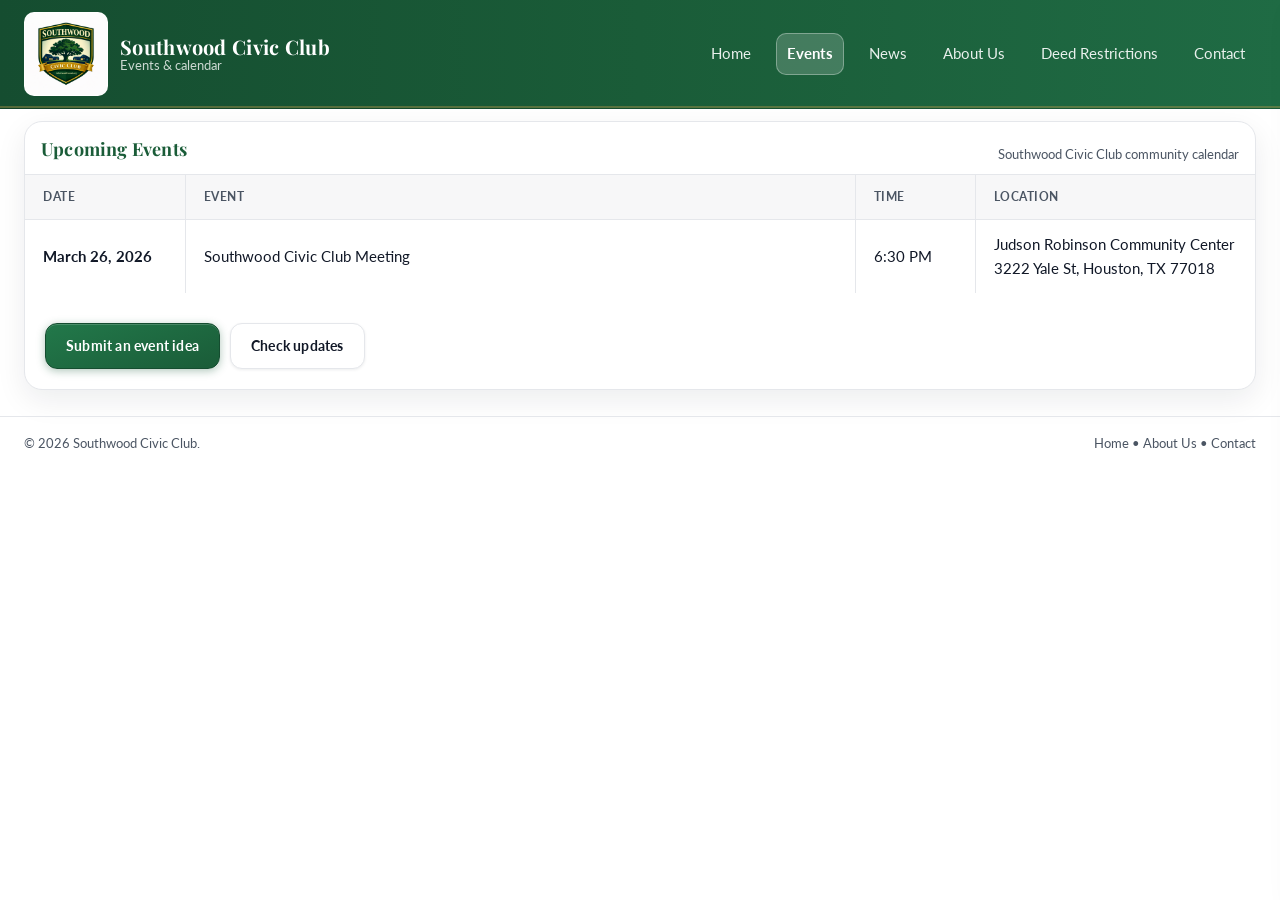
<file: events.html>
<!doctype html>
<html lang="en">
<head>
  <meta charset="utf-8" />
  <meta name="viewport" content="width=device-width,initial-scale=1" />
  <title>Events | Southwood Civic Club</title>
  <meta name="description" content="Upcoming events and meetings for Southwood Civic Club." />
  <link rel="icon" href="assets/logo.png" />
  <link rel="stylesheet" href="assets/style.css" />
</head>

<body>
  <a class="skip-link" href="#main">Skip to content</a>

  <header class="topbar">
    <div class="container">
      <div class="topbarInner">
        <div class="brand">
          <div class="brandMark" aria-hidden="true">
            <img src="assets/logo.png" alt="">
          </div>
          <div class="brandText">
            <div class="brandName">Southwood Civic Club</div>
            <div class="brandTag">Events & calendar</div>
          </div>
        </div>

        <nav class="nav" aria-label="Primary navigation">
          <a data-nav href="index.html">Home</a>
          <a data-nav href="events.html">Events</a>
          <a data-nav href="news.html">News</a>
          <a data-nav href="about.html">About Us</a>
          <a data-nav href="deed-restrictions.html">Deed Restrictions</a>
          <a data-nav href="contact.html">Contact</a>
        </nav>

        <button id="menuBtn" class="menuBtn" type="button" aria-controls="drawer" aria-expanded="false">Menu</button>
      </div>
    </div>
  </header>

  <div id="drawerBackdrop" class="drawerBackdrop" aria-hidden="true"></div>
  <aside id="drawer" class="drawer" aria-hidden="true">
    <div class="drawerHeader">
      <div class="drawerTitle">Southwood</div>
      <button id="closeBtn" class="closeBtn" type="button">Close</button>
    </div>
    <nav class="drawerNav" aria-label="Mobile navigation">
      <a data-nav href="index.html">Home <small>Overview</small></a>
      <a data-nav href="events.html">Events <small>Calendar</small></a>
      <a data-nav href="news.html">News <small>Updates</small></a>
      <a data-nav href="about.html">About Us <small>Board & HOA</small></a>
      <a data-nav href="deed-restrictions.html">Deed Restrictions <small>Guidelines</small></a>
      <a data-nav href="contact.html">Contact <small>Reach the board</small></a>
    </nav>
  </aside>

  <main id="main" class="main">
    <div class="container">
      <section class="card">
        <div class="cardHeader">
          <h2>Upcoming Events</h2>
          <div class="sub">Southwood Civic Club community calendar</div>
        </div>

        <div class="cardBody" style="padding:0;">
          <div class="tableScroll">
            <table class="table" aria-label="Events table">
              <colgroup>
                <col style="width:160px;" />
                <col />
                <col style="width:120px;" />
                <col style="width:280px;" />
              </colgroup>
              <thead>
                <tr>
                  <th>Date</th>
                  <th>Event</th>
                  <th>Time</th>
                  <th>Location</th>
                </tr>
              </thead>
              <tbody>
                <tr>
                  <td data-label="Date"><strong>March 26, 2026</strong></td>
                  <td data-label="Event">Southwood Civic Club Meeting</td>
                  <td data-label="Time">6:30 PM</td>
                  <td data-label="Location">
                    Judson Robinson Community Center<br>
                    3222 Yale St, Houston, TX 77018
                  </td>
                </tr>
              </tbody>
            </table>
          </div>

          <div class="pillRow" style="padding:16px 20px 20px;">
            <a class="btn primary" href="contact.html">Submit an event idea</a>
            <a class="btn" href="news.html">Check updates</a>
          </div>
        </div>
      </section>
    </div>
  </main>

  <footer class="footer">
    <div class="container">
      <div class="footerRow">
        <div>© <span id="year"></span> Southwood Civic Club.</div>
        <div><a href="index.html">Home</a> • <a href="about.html">About Us</a> • <a href="contact.html">Contact</a></div>
      </div>
    </div>
  </footer>

  <script src="assets/site.js"></script>
</body>
</html>
</file>
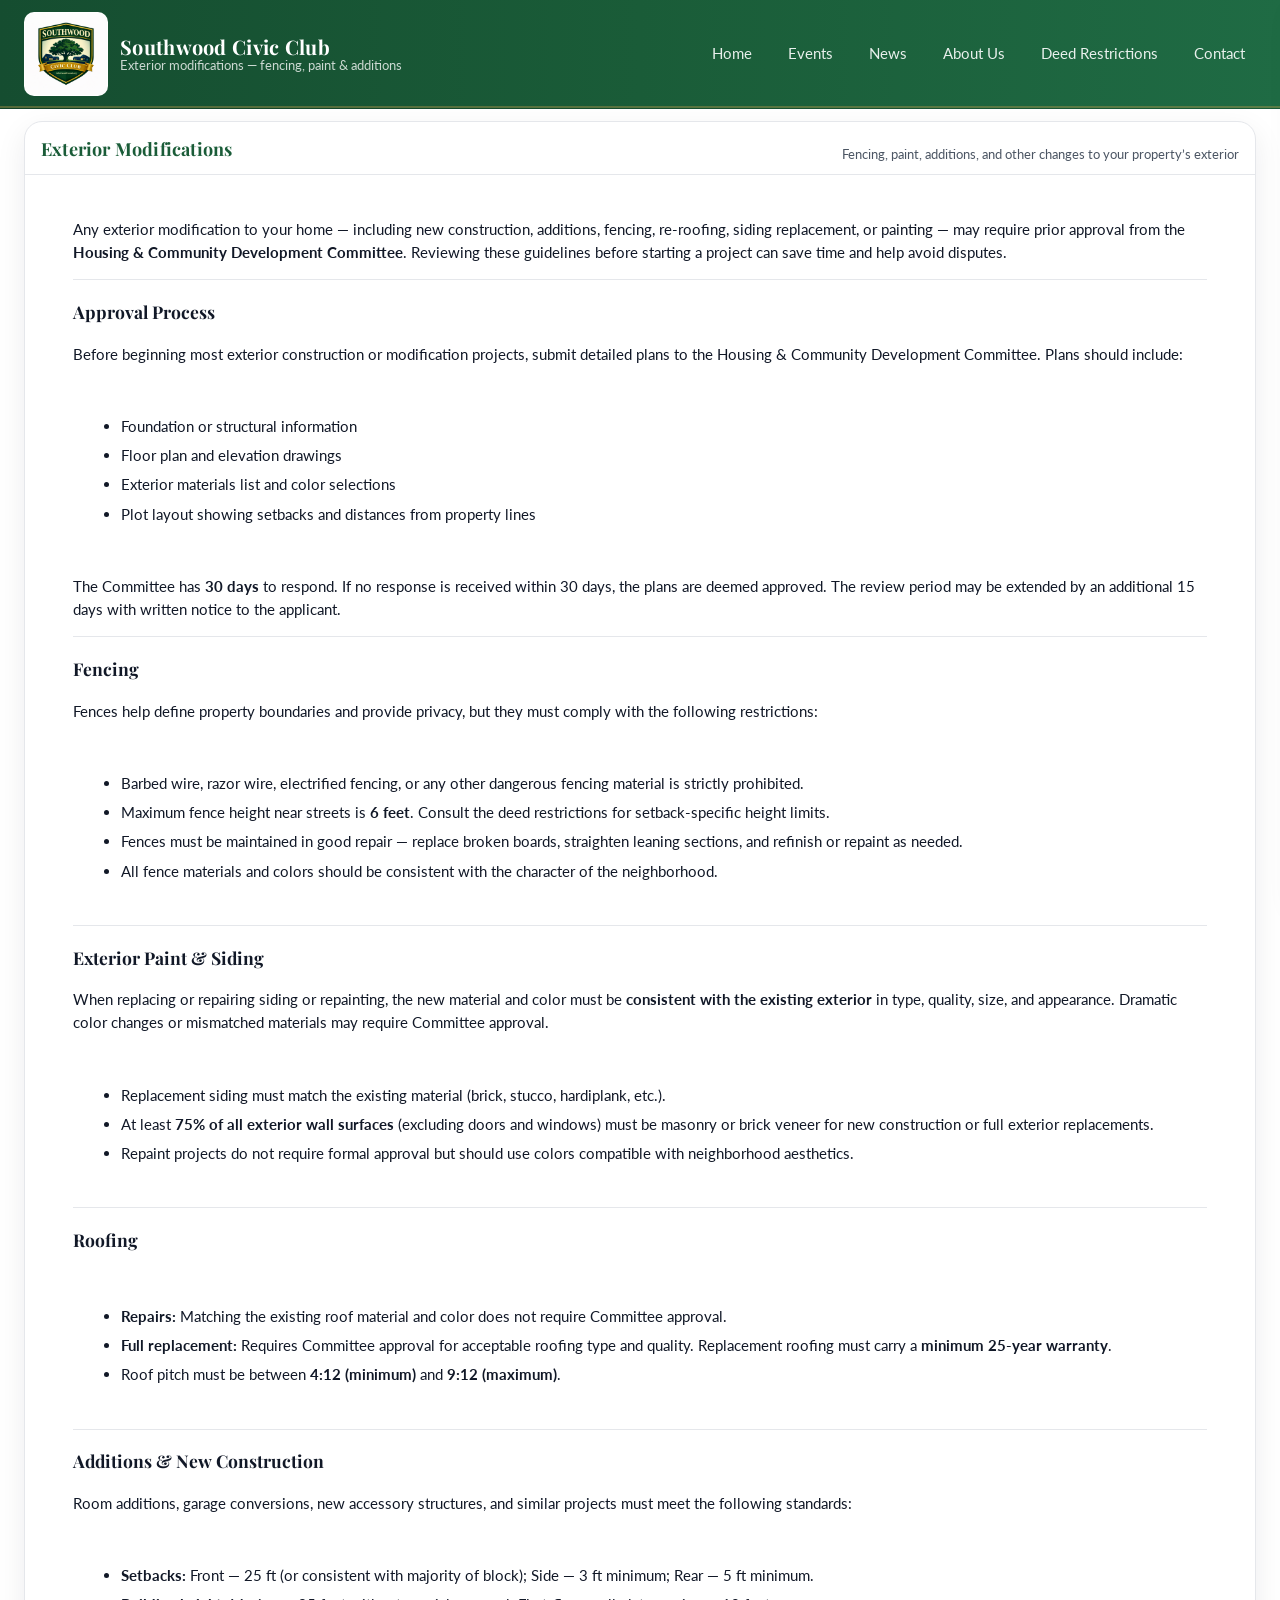
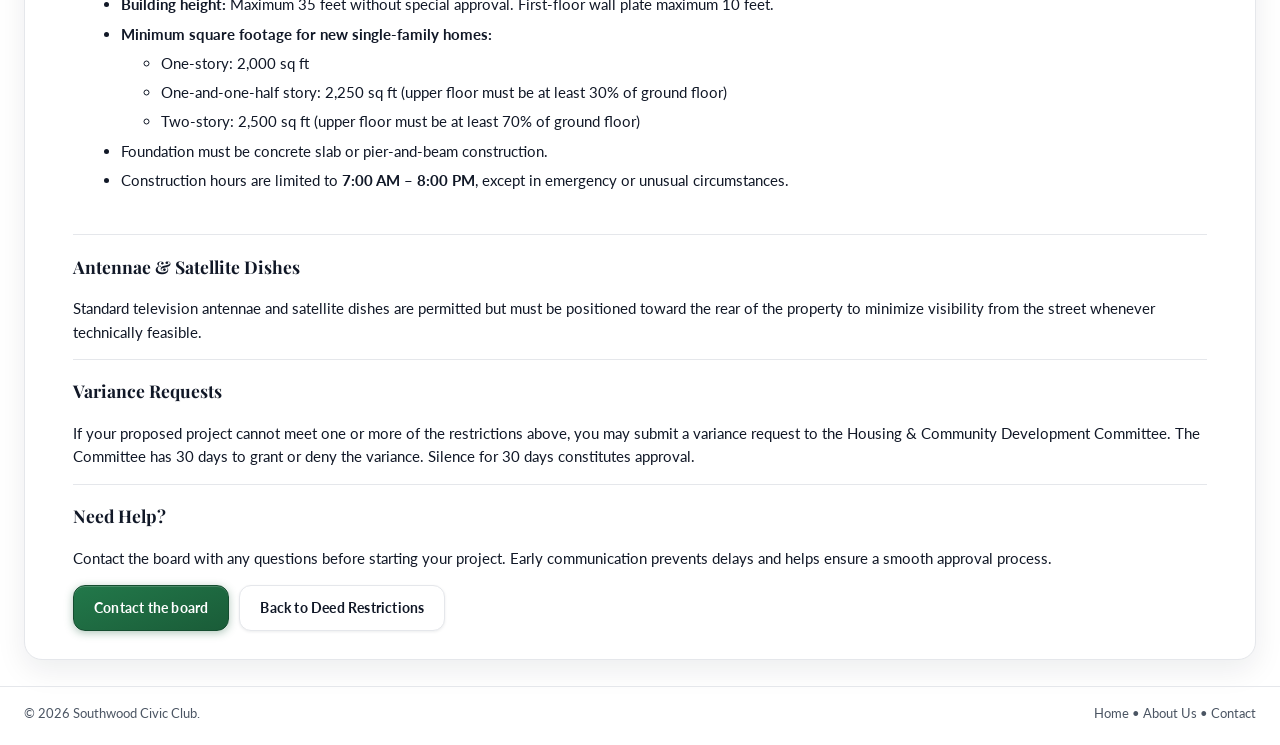
<file: exterior-modifications.html>
<!doctype html>
<html lang="en">
<head>
  <meta charset="utf-8" />
  <meta name="viewport" content="width=device-width,initial-scale=1" />
  <title>Exterior Modifications | Southwood Civic Club</title>
  <meta name="description" content="Guidelines for exterior modifications including fencing, paint, and additions in the Southwood Addition, Houston, Texas." />
  <link rel="icon" href="assets/logo.png" />
  <link rel="stylesheet" href="assets/style.css" />
</head>

<body>
  <a class="skip-link" href="#main">Skip to content</a>

  <header class="topbar">
    <div class="container">
      <div class="topbarInner">
        <div class="brand">
          <div class="brandMark" aria-hidden="true">
            <img src="assets/logo.png" alt="">
          </div>
          <div class="brandText">
            <div class="brandName">Southwood Civic Club</div>
            <div class="brandTag">Exterior modifications — fencing, paint &amp; additions</div>
          </div>
        </div>

        <nav class="nav" aria-label="Primary navigation">
          <a data-nav href="index.html">Home</a>
          <a data-nav href="events.html">Events</a>
          <a data-nav href="news.html">News</a>
          <a data-nav href="about.html">About Us</a>
          <a data-nav href="deed-restrictions.html">Deed Restrictions</a>
          <a data-nav href="contact.html">Contact</a>
        </nav>

        <button id="menuBtn" class="menuBtn" type="button" aria-controls="drawer" aria-expanded="false">Menu</button>
      </div>
    </div>
  </header>

  <div id="drawerBackdrop" class="drawerBackdrop" aria-hidden="true"></div>
  <aside id="drawer" class="drawer" aria-hidden="true">
    <div class="drawerHeader">
      <div class="drawerTitle">Southwood</div>
      <button id="closeBtn" class="closeBtn" type="button">Close</button>
    </div>
    <nav class="drawerNav" aria-label="Mobile navigation">
      <a data-nav href="index.html">Home <small>Overview</small></a>
      <a data-nav href="events.html">Events <small>Calendar</small></a>
      <a data-nav href="news.html">News <small>Updates</small></a>
      <a data-nav href="about.html">About Us <small>Board &amp; Civic Club</small></a>
      <a data-nav href="deed-restrictions.html">Deed Restrictions <small>Guidelines</small></a>
      <a data-nav href="contact.html">Contact <small>Reach the board</small></a>
    </nav>
  </aside>

  <main id="main" class="main">
    <div class="container">

      <section class="card" aria-label="Exterior Modifications">
        <div class="cardHeader">
          <h2>Exterior Modifications</h2>
          <div class="sub">Fencing, paint, additions, and other changes to your property&rsquo;s exterior</div>
        </div>
        <div class="cardBody">

          <p>Any exterior modification to your home — including new construction, additions, fencing, re-roofing, siding replacement, or painting — may require prior approval from the <strong>Housing &amp; Community Development Committee</strong>. Reviewing these guidelines before starting a project can save time and help avoid disputes.</p>

          <hr class="sep" />

          <h3>Approval Process</h3>
          <p>Before beginning most exterior construction or modification projects, submit detailed plans to the Housing &amp; Community Development Committee. Plans should include:</p>
          <ul class="list">
            <li>Foundation or structural information</li>
            <li>Floor plan and elevation drawings</li>
            <li>Exterior materials list and color selections</li>
            <li>Plot layout showing setbacks and distances from property lines</li>
          </ul>
          <p>The Committee has <strong>30 days</strong> to respond. If no response is received within 30 days, the plans are deemed approved. The review period may be extended by an additional 15 days with written notice to the applicant.</p>

          <hr class="sep" />

          <h3>Fencing</h3>
          <p>Fences help define property boundaries and provide privacy, but they must comply with the following restrictions:</p>
          <ul class="list">
            <li>Barbed wire, razor wire, electrified fencing, or any other dangerous fencing material is strictly prohibited.</li>
            <li>Maximum fence height near streets is <strong>6 feet</strong>. Consult the deed restrictions for setback-specific height limits.</li>
            <li>Fences must be maintained in good repair — replace broken boards, straighten leaning sections, and refinish or repaint as needed.</li>
            <li>All fence materials and colors should be consistent with the character of the neighborhood.</li>
          </ul>

          <hr class="sep" />

          <h3>Exterior Paint &amp; Siding</h3>
          <p>When replacing or repairing siding or repainting, the new material and color must be <strong>consistent with the existing exterior</strong> in type, quality, size, and appearance. Dramatic color changes or mismatched materials may require Committee approval.</p>
          <ul class="list">
            <li>Replacement siding must match the existing material (brick, stucco, hardiplank, etc.).</li>
            <li>At least <strong>75% of all exterior wall surfaces</strong> (excluding doors and windows) must be masonry or brick veneer for new construction or full exterior replacements.</li>
            <li>Repaint projects do not require formal approval but should use colors compatible with neighborhood aesthetics.</li>
          </ul>

          <hr class="sep" />

          <h3>Roofing</h3>
          <ul class="list">
            <li><strong>Repairs:</strong> Matching the existing roof material and color does not require Committee approval.</li>
            <li><strong>Full replacement:</strong> Requires Committee approval for acceptable roofing type and quality. Replacement roofing must carry a <strong>minimum 25-year warranty</strong>.</li>
            <li>Roof pitch must be between <strong>4:12 (minimum)</strong> and <strong>9:12 (maximum)</strong>.</li>
          </ul>

          <hr class="sep" />

          <h3>Additions &amp; New Construction</h3>
          <p>Room additions, garage conversions, new accessory structures, and similar projects must meet the following standards:</p>
          <ul class="list">
            <li><strong>Setbacks:</strong> Front — 25 ft (or consistent with majority of block); Side — 3 ft minimum; Rear — 5 ft minimum.</li>
            <li><strong>Building height:</strong> Maximum 35 feet without special approval. First-floor wall plate maximum 10 feet.</li>
            <li><strong>Minimum square footage for new single-family homes:</strong>
              <ul>
                <li>One-story: 2,000 sq ft</li>
                <li>One-and-one-half story: 2,250 sq ft (upper floor must be at least 30% of ground floor)</li>
                <li>Two-story: 2,500 sq ft (upper floor must be at least 70% of ground floor)</li>
              </ul>
            </li>
            <li>Foundation must be concrete slab or pier-and-beam construction.</li>
            <li>Construction hours are limited to <strong>7:00 AM – 8:00 PM</strong>, except in emergency or unusual circumstances.</li>
          </ul>

          <hr class="sep" />

          <h3>Antennae &amp; Satellite Dishes</h3>
          <p>Standard television antennae and satellite dishes are permitted but must be positioned toward the rear of the property to minimize visibility from the street whenever technically feasible.</p>

          <hr class="sep" />

          <h3>Variance Requests</h3>
          <p>If your proposed project cannot meet one or more of the restrictions above, you may submit a variance request to the Housing &amp; Community Development Committee. The Committee has 30 days to grant or deny the variance. Silence for 30 days constitutes approval.</p>

          <hr class="sep" />

          <h3>Need Help?</h3>
          <p>Contact the board with any questions before starting your project. Early communication prevents delays and helps ensure a smooth approval process.</p>

          <div class="pillRow">
            <a class="btn primary" href="contact.html">Contact the board</a>
            <a class="btn" href="deed-restrictions.html">Back to Deed Restrictions</a>
          </div>

        </div>
      </section>

    </div>
  </main>

  <footer class="footer">
    <div class="container">
      <div class="footerRow">
        <div>&copy; <span id="year"></span> Southwood Civic Club.</div>
        <div><a href="index.html">Home</a> &bull; <a href="about.html">About Us</a> &bull; <a href="contact.html">Contact</a></div>
      </div>
    </div>
  </footer>

  <script src="assets/site.js"></script>
</body>
</html>
</file>
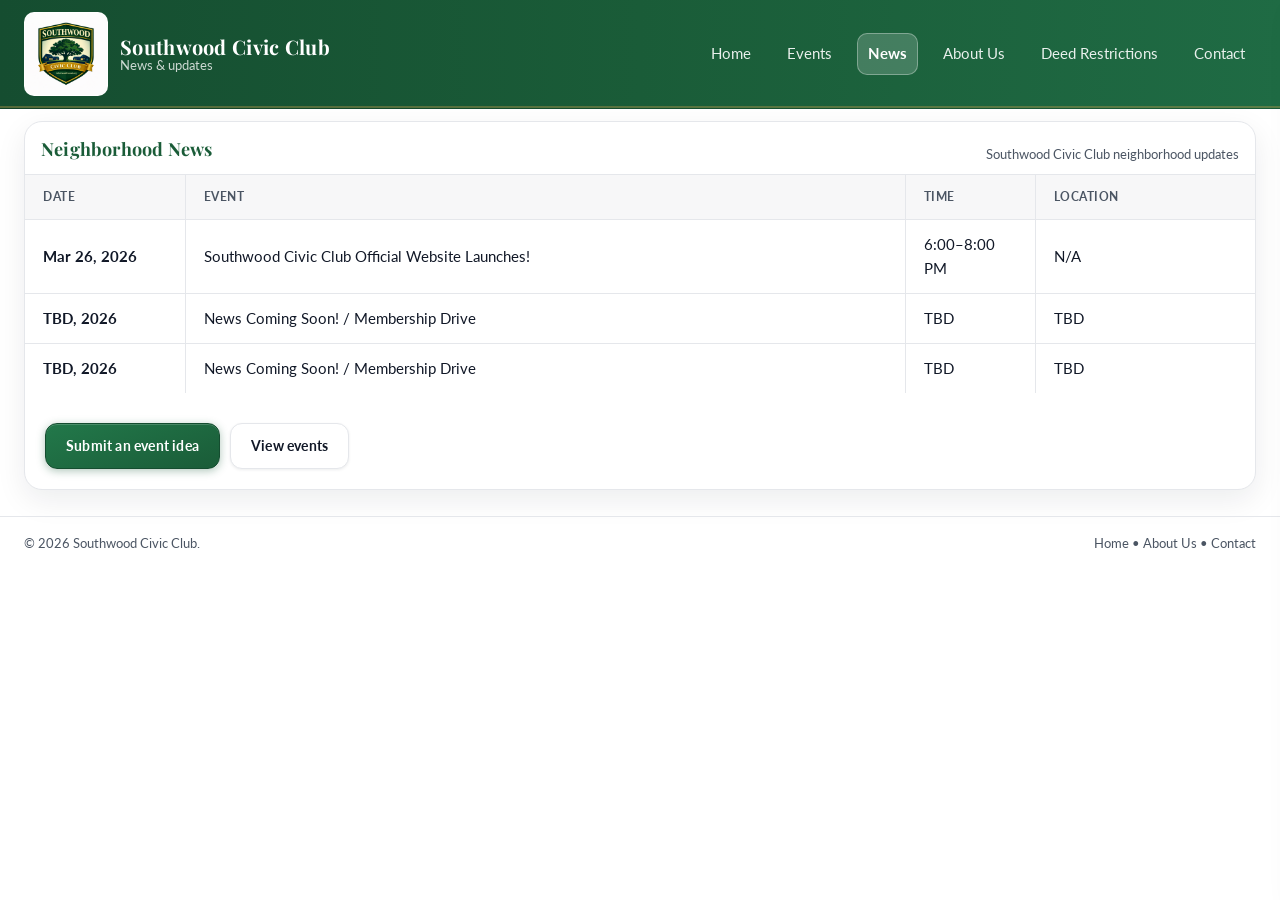
<file: news.html>
<!doctype html>
<html lang="en">
<head>
  <meta charset="utf-8" />
  <meta name="viewport" content="width=device-width,initial-scale=1" />
  <title>News | Southwood Civic Club</title>
  <meta name="description" content="Neighborhood news and updates for Southwood Civic Club." />
  <link rel="icon" href="assets/logo.png" />
  <link rel="stylesheet" href="assets/style.css" />
</head>

<body>
  <a class="skip-link" href="#main">Skip to content</a>

  <header class="topbar">
    <div class="container">
      <div class="topbarInner">
        <div class="brand">
          <div class="brandMark" aria-hidden="true">
            <img src="assets/logo.png" alt="">
          </div>
          <div class="brandText">
            <div class="brandName">Southwood Civic Club</div>
            <div class="brandTag">News & updates</div>
          </div>
        </div>

        <nav class="nav" aria-label="Primary navigation">
          <a data-nav href="index.html">Home</a>
          <a data-nav href="events.html">Events</a>
          <a data-nav href="news.html">News</a>
          <a data-nav href="about.html">About Us</a>
          <a data-nav href="deed-restrictions.html">Deed Restrictions</a>
          <a data-nav href="contact.html">Contact</a>
        </nav>

        <button id="menuBtn" class="menuBtn" type="button" aria-controls="drawer" aria-expanded="false">Menu</button>
      </div>
    </div>
  </header>

  <div id="drawerBackdrop" class="drawerBackdrop" aria-hidden="true"></div>
  <aside id="drawer" class="drawer" aria-hidden="true">
    <div class="drawerHeader">
      <div class="drawerTitle">Southwood</div>
      <button id="closeBtn" class="closeBtn" type="button">Close</button>
    </div>
    <nav class="drawerNav" aria-label="Mobile navigation">
      <a data-nav href="index.html">Home <small>Overview</small></a>
      <a data-nav href="events.html">Events <small>Calendar</small></a>
      <a data-nav href="news.html">News <small>Updates</small></a>
      <a data-nav href="about.html">About Us <small>Board & HOA</small></a>
      <a data-nav href="deed-restrictions.html">Deed Restrictions <small>Guidelines</small></a>
      <a data-nav href="contact.html">Contact <small>Reach the board</small></a>
    </nav>
  </aside>

  <main id="main" class="main">
    <div class="container">
      <section class="card">
        <div class="cardHeader">
          <h2>Neighborhood News</h2>
          <div class="sub">Southwood Civic Club neighborhood updates</div>
        </div>

        <div class="cardBody" style="padding:0;">
          <div class="tableScroll">
            <table class="table" aria-label="News table">
              <colgroup>
                <col style="width:160px;" />
                <col />
                <col style="width:130px;" />
                <col style="width:220px;" />
              </colgroup>
              <thead>
                <tr>
                  <th>Date</th>
                  <th>Event</th>
                  <th>Time</th>
                  <th>Location</th>
                </tr>
              </thead>
              <tbody>
                <tr>
                  <td data-label="Date"><strong>Mar 26, 2026</strong></td>
                  <td data-label="Event">Southwood Civic Club Official Website Launches!</td>
                  <td data-label="Time">6:00–8:00 PM</td>
                  <td data-label="Location">N/A</td>
                </tr>
                <tr>
                  <td data-label="Date"><strong>TBD, 2026</strong></td>
                  <td data-label="Event">News Coming Soon! / Membership Drive</td>
                  <td data-label="Time">TBD</td>
                  <td data-label="Location">TBD</td>
                </tr>
                <tr>
               <td data-label="Date"><strong>TBD, 2026</strong></td>
                  <td data-label="Event">News Coming Soon! / Membership Drive</td>
                  <td data-label="Time">TBD</td>
                  <td data-label="Location">TBD</td>
                </tr>
              </tbody>
            </table>
          </div>

          <div class="pillRow" style="padding:16px 20px 20px;">
            <a class="btn primary" href="contact.html">Submit an event idea</a>
            <a class="btn" href="events.html">View events</a>
          </div>
        </div>
      </section>
    </div>
  </main>

  <footer class="footer">
    <div class="container">
      <div class="footerRow">
        <div>© <span id="year"></span> Southwood Civic Club.</div>
        <div><a href="index.html">Home</a> • <a href="about.html">About Us</a> • <a href="contact.html">Contact</a></div>
      </div>
    </div>
  </footer>

  <script src="assets/site.js"></script>
</body>
</html>
</file>
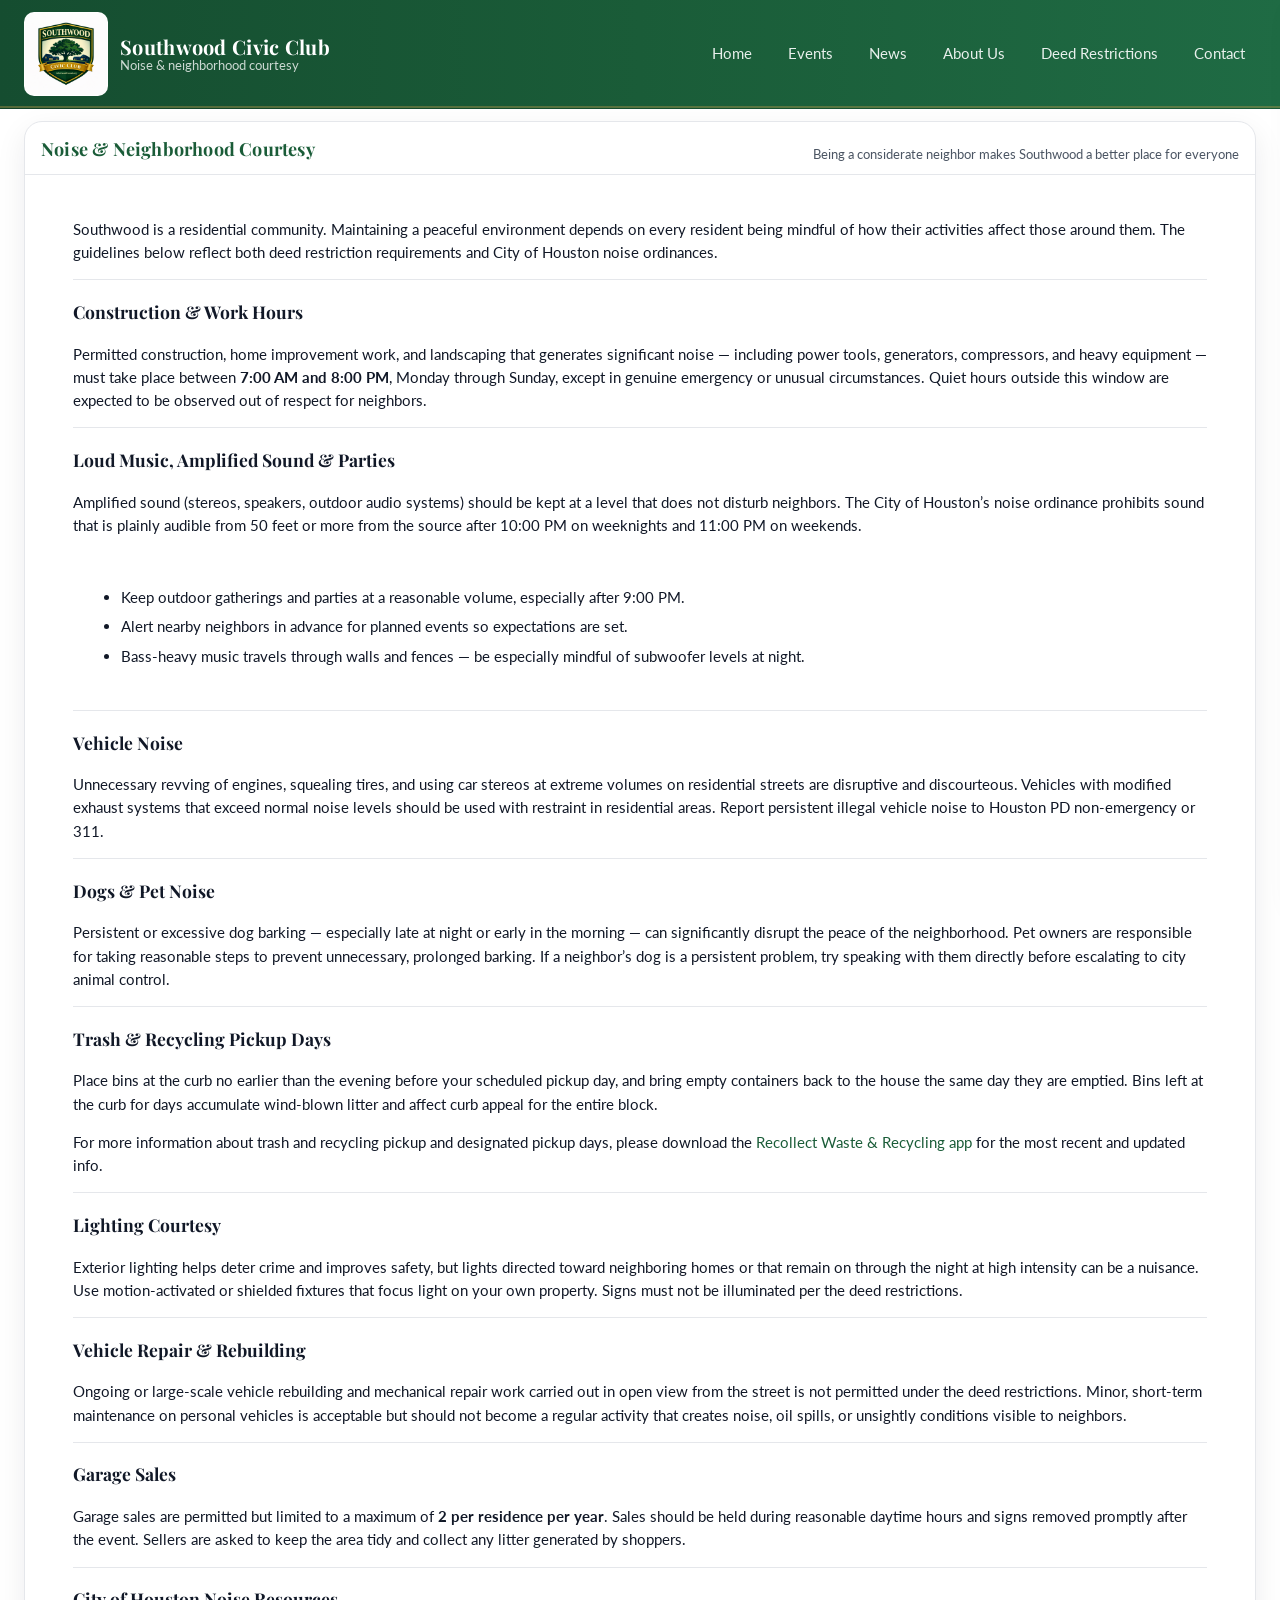
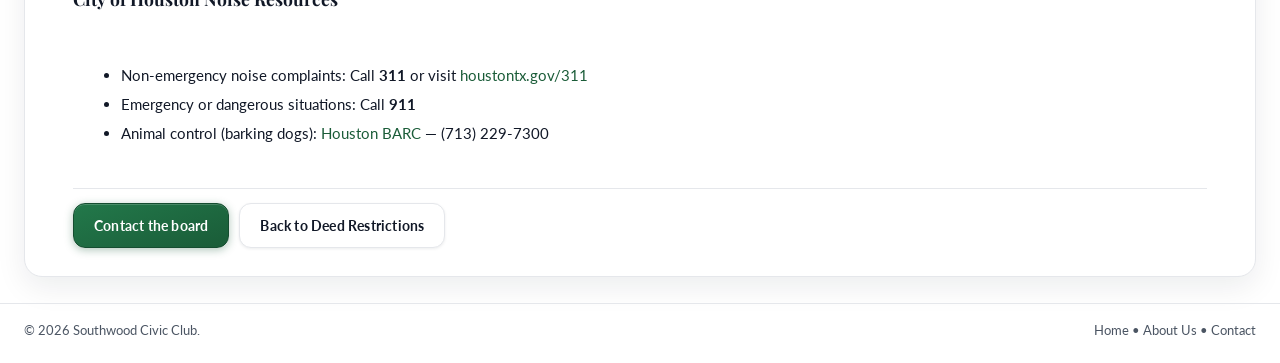
<file: noise-courtesy.html>
<!doctype html>
<html lang="en">
<head>
  <meta charset="utf-8" />
  <meta name="viewport" content="width=device-width,initial-scale=1" />
  <title>Noise &amp; Neighborhood Courtesy | Southwood Civic Club</title>
  <meta name="description" content="Noise and neighborhood courtesy guidelines for residents of the Southwood Addition, Houston, Texas." />
  <link rel="icon" href="assets/logo.png" />
  <link rel="stylesheet" href="assets/style.css" />
</head>

<body>
  <a class="skip-link" href="#main">Skip to content</a>

  <header class="topbar">
    <div class="container">
      <div class="topbarInner">
        <div class="brand">
          <div class="brandMark" aria-hidden="true">
            <img src="assets/logo.png" alt="">
          </div>
          <div class="brandText">
            <div class="brandName">Southwood Civic Club</div>
            <div class="brandTag">Noise &amp; neighborhood courtesy</div>
          </div>
        </div>

        <nav class="nav" aria-label="Primary navigation">
          <a data-nav href="index.html">Home</a>
          <a data-nav href="events.html">Events</a>
          <a data-nav href="news.html">News</a>
          <a data-nav href="about.html">About Us</a>
          <a data-nav href="deed-restrictions.html">Deed Restrictions</a>
          <a data-nav href="contact.html">Contact</a>
        </nav>

        <button id="menuBtn" class="menuBtn" type="button" aria-controls="drawer" aria-expanded="false">Menu</button>
      </div>
    </div>
  </header>

  <div id="drawerBackdrop" class="drawerBackdrop" aria-hidden="true"></div>
  <aside id="drawer" class="drawer" aria-hidden="true">
    <div class="drawerHeader">
      <div class="drawerTitle">Southwood</div>
      <button id="closeBtn" class="closeBtn" type="button">Close</button>
    </div>
    <nav class="drawerNav" aria-label="Mobile navigation">
      <a data-nav href="index.html">Home <small>Overview</small></a>
      <a data-nav href="events.html">Events <small>Calendar</small></a>
      <a data-nav href="news.html">News <small>Updates</small></a>
      <a data-nav href="about.html">About Us <small>Board &amp; Civic Club</small></a>
      <a data-nav href="deed-restrictions.html">Deed Restrictions <small>Guidelines</small></a>
      <a data-nav href="contact.html">Contact <small>Reach the board</small></a>
    </nav>
  </aside>

  <main id="main" class="main">
    <div class="container">

      <section class="card" aria-label="Noise and Neighborhood Courtesy">
        <div class="cardHeader">
          <h2>Noise &amp; Neighborhood Courtesy</h2>
          <div class="sub">Being a considerate neighbor makes Southwood a better place for everyone</div>
        </div>
        <div class="cardBody">

          <p>Southwood is a residential community. Maintaining a peaceful environment depends on every resident being mindful of how their activities affect those around them. The guidelines below reflect both deed restriction requirements and City of Houston noise ordinances.</p>

          <hr class="sep" />

          <h3>Construction &amp; Work Hours</h3>
          <p>Permitted construction, home improvement work, and landscaping that generates significant noise — including power tools, generators, compressors, and heavy equipment — must take place between <strong>7:00 AM and 8:00 PM</strong>, Monday through Sunday, except in genuine emergency or unusual circumstances. Quiet hours outside this window are expected to be observed out of respect for neighbors.</p>

          <hr class="sep" />

          <h3>Loud Music, Amplified Sound &amp; Parties</h3>
          <p>Amplified sound (stereos, speakers, outdoor audio systems) should be kept at a level that does not disturb neighbors. The City of Houston&rsquo;s noise ordinance prohibits sound that is plainly audible from 50 feet or more from the source after 10:00 PM on weeknights and 11:00 PM on weekends.</p>
          <ul class="list">
            <li>Keep outdoor gatherings and parties at a reasonable volume, especially after 9:00 PM.</li>
            <li>Alert nearby neighbors in advance for planned events so expectations are set.</li>
            <li>Bass-heavy music travels through walls and fences — be especially mindful of subwoofer levels at night.</li>
          </ul>

          <hr class="sep" />

          <h3>Vehicle Noise</h3>
          <p>Unnecessary revving of engines, squealing tires, and using car stereos at extreme volumes on residential streets are disruptive and discourteous. Vehicles with modified exhaust systems that exceed normal noise levels should be used with restraint in residential areas. Report persistent illegal vehicle noise to Houston PD non-emergency or 311.</p>

          <hr class="sep" />

          <h3>Dogs &amp; Pet Noise</h3>
          <p>Persistent or excessive dog barking — especially late at night or early in the morning — can significantly disrupt the peace of the neighborhood. Pet owners are responsible for taking reasonable steps to prevent unnecessary, prolonged barking. If a neighbor&rsquo;s dog is a persistent problem, try speaking with them directly before escalating to city animal control.</p>

          <hr class="sep" />

          <h3>Trash &amp; Recycling Pickup Days</h3>
          <p>Place bins at the curb no earlier than the evening before your scheduled pickup day, and bring empty containers back to the house the same day they are emptied. Bins left at the curb for days accumulate wind-blown litter and affect curb appeal for the entire block.</p>
          <p>For more information about trash and recycling pickup and designated pickup days, please download the <a href="https://api.recollect.net/app/HoustonTX/waste/ios?direct=1&amp;from=widget_footer" target="_blank" rel="noopener noreferrer">Recollect Waste &amp; Recycling app</a> for the most recent and updated info.</p>

          <hr class="sep" />

          <h3>Lighting Courtesy</h3>
          <p>Exterior lighting helps deter crime and improves safety, but lights directed toward neighboring homes or that remain on through the night at high intensity can be a nuisance. Use motion-activated or shielded fixtures that focus light on your own property. Signs must not be illuminated per the deed restrictions.</p>

          <hr class="sep" />

          <h3>Vehicle Repair &amp; Rebuilding</h3>
          <p>Ongoing or large-scale vehicle rebuilding and mechanical repair work carried out in open view from the street is not permitted under the deed restrictions. Minor, short-term maintenance on personal vehicles is acceptable but should not become a regular activity that creates noise, oil spills, or unsightly conditions visible to neighbors.</p>

          <hr class="sep" />

          <h3>Garage Sales</h3>
          <p>Garage sales are permitted but limited to a maximum of <strong>2 per residence per year</strong>. Sales should be held during reasonable daytime hours and signs removed promptly after the event. Sellers are asked to keep the area tidy and collect any litter generated by shoppers.</p>

          <hr class="sep" />

          <h3>City of Houston Noise Resources</h3>
          <ul class="list">
            <li>Non-emergency noise complaints: Call <strong>311</strong> or visit <a href="https://www.houstontx.gov/311" target="_blank" rel="noopener">houstontx.gov/311</a></li>
            <li>Emergency or dangerous situations: Call <strong>911</strong></li>
            <li>Animal control (barking dogs): <a href="https://www.houstontx.gov/barc" target="_blank" rel="noopener">Houston BARC</a> — (713) 229-7300</li>
          </ul>

          <hr class="sep" />

          <div class="pillRow">
            <a class="btn primary" href="contact.html">Contact the board</a>
            <a class="btn" href="deed-restrictions.html">Back to Deed Restrictions</a>
          </div>

        </div>
      </section>

    </div>
  </main>

  <footer class="footer">
    <div class="container">
      <div class="footerRow">
        <div>&copy; <span id="year"></span> Southwood Civic Club.</div>
        <div><a href="index.html">Home</a> &bull; <a href="about.html">About Us</a> &bull; <a href="contact.html">Contact</a></div>
      </div>
    </div>
  </footer>

  <script src="assets/site.js"></script>
</body>
</html>
</file>
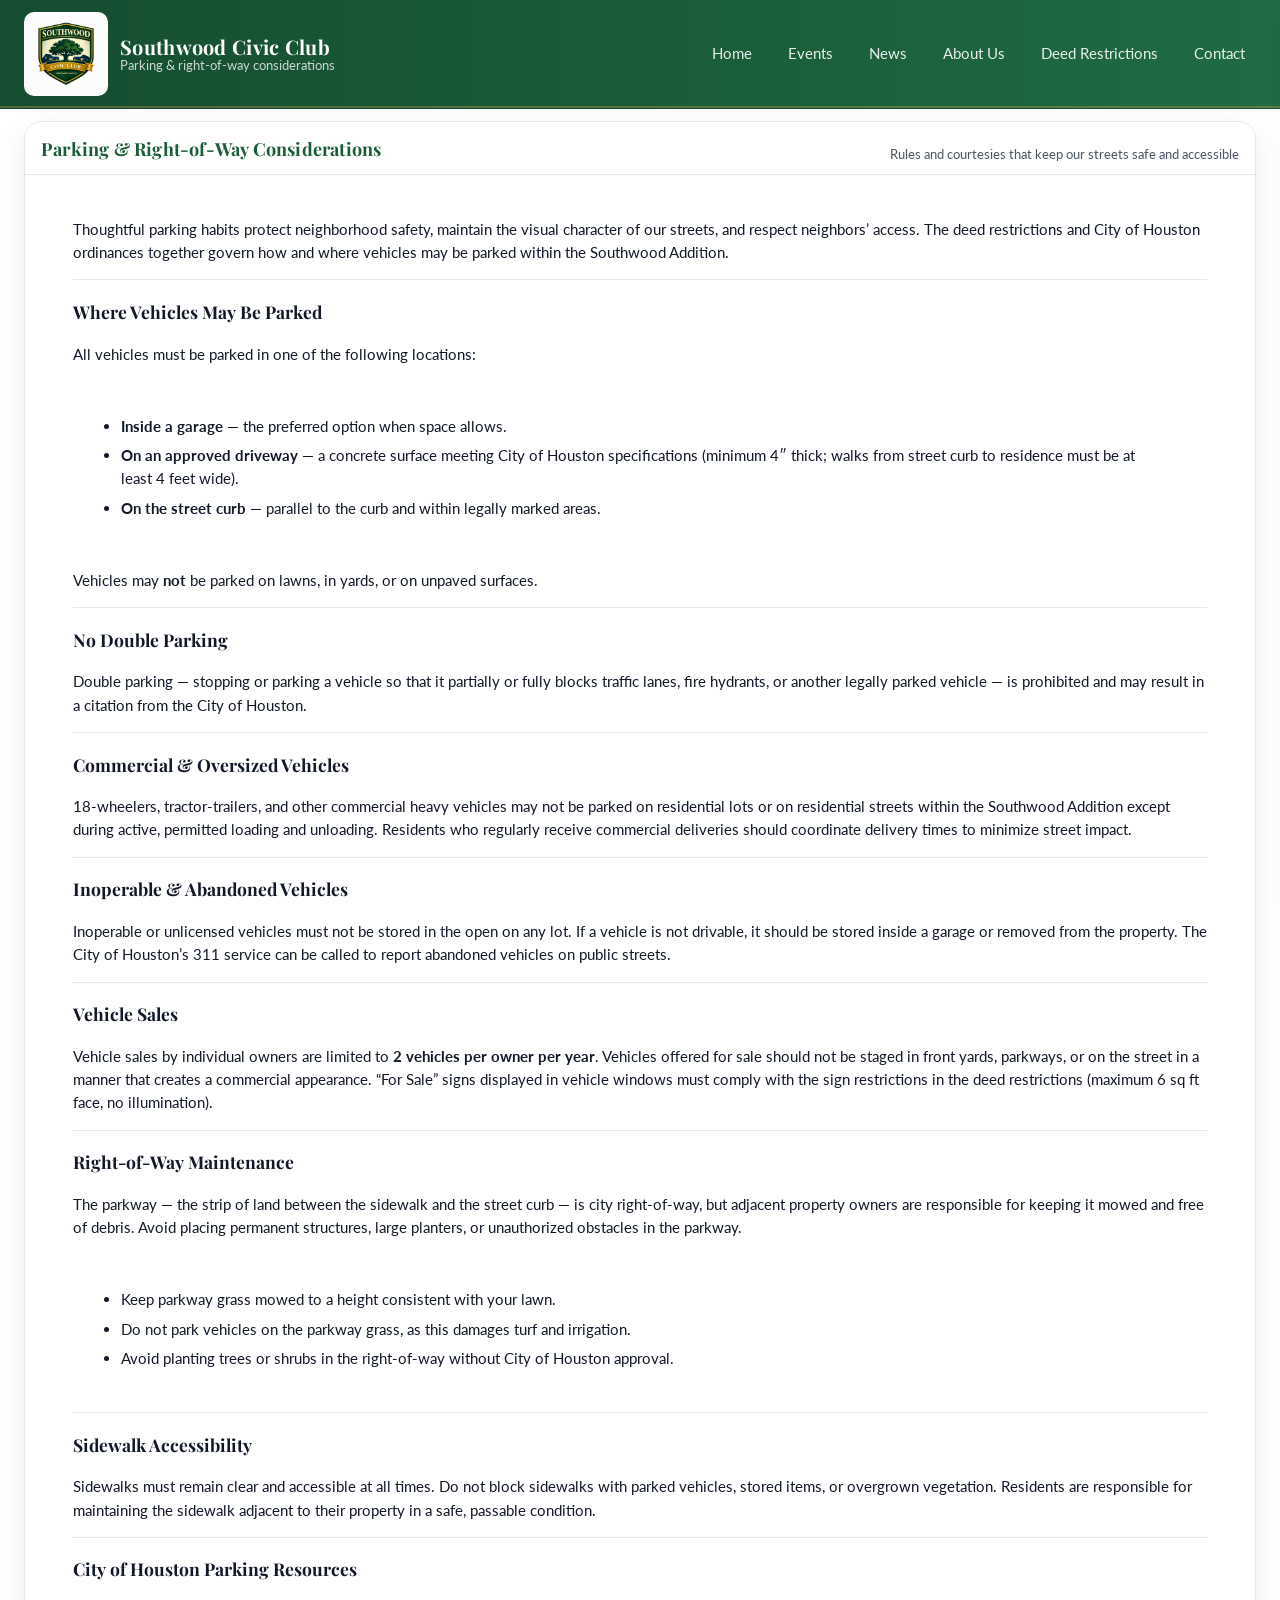
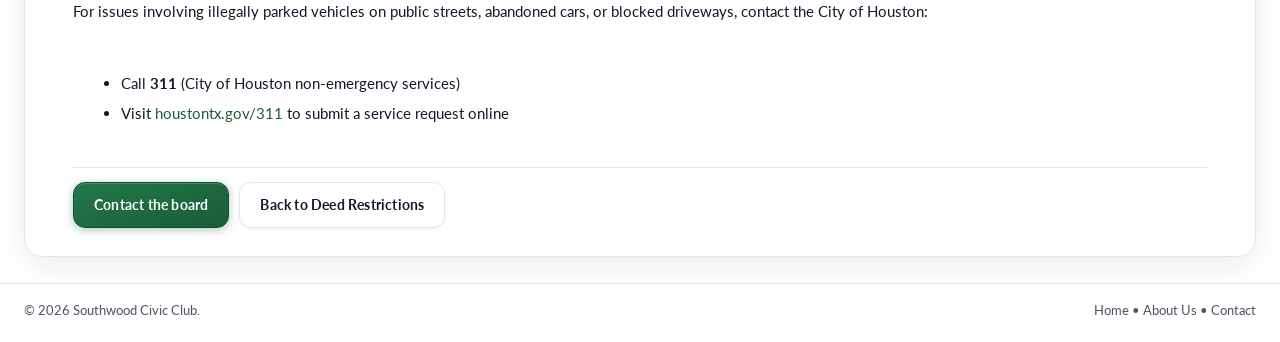
<file: parking-right-of-way.html>
<!doctype html>
<html lang="en">
<head>
  <meta charset="utf-8" />
  <meta name="viewport" content="width=device-width,initial-scale=1" />
  <title>Parking &amp; Right-of-Way | Southwood Civic Club</title>
  <meta name="description" content="Parking and right-of-way considerations for residents of the Southwood Addition, Houston, Texas." />
  <link rel="icon" href="assets/logo.png" />
  <link rel="stylesheet" href="assets/style.css" />
</head>

<body>
  <a class="skip-link" href="#main">Skip to content</a>

  <header class="topbar">
    <div class="container">
      <div class="topbarInner">
        <div class="brand">
          <div class="brandMark" aria-hidden="true">
            <img src="assets/logo.png" alt="">
          </div>
          <div class="brandText">
            <div class="brandName">Southwood Civic Club</div>
            <div class="brandTag">Parking &amp; right-of-way considerations</div>
          </div>
        </div>

        <nav class="nav" aria-label="Primary navigation">
          <a data-nav href="index.html">Home</a>
          <a data-nav href="events.html">Events</a>
          <a data-nav href="news.html">News</a>
          <a data-nav href="about.html">About Us</a>
          <a data-nav href="deed-restrictions.html">Deed Restrictions</a>
          <a data-nav href="contact.html">Contact</a>
        </nav>

        <button id="menuBtn" class="menuBtn" type="button" aria-controls="drawer" aria-expanded="false">Menu</button>
      </div>
    </div>
  </header>

  <div id="drawerBackdrop" class="drawerBackdrop" aria-hidden="true"></div>
  <aside id="drawer" class="drawer" aria-hidden="true">
    <div class="drawerHeader">
      <div class="drawerTitle">Southwood</div>
      <button id="closeBtn" class="closeBtn" type="button">Close</button>
    </div>
    <nav class="drawerNav" aria-label="Mobile navigation">
      <a data-nav href="index.html">Home <small>Overview</small></a>
      <a data-nav href="events.html">Events <small>Calendar</small></a>
      <a data-nav href="news.html">News <small>Updates</small></a>
      <a data-nav href="about.html">About Us <small>Board &amp; Civic Club</small></a>
      <a data-nav href="deed-restrictions.html">Deed Restrictions <small>Guidelines</small></a>
      <a data-nav href="contact.html">Contact <small>Reach the board</small></a>
    </nav>
  </aside>

  <main id="main" class="main">
    <div class="container">

      <section class="card" aria-label="Parking and Right-of-Way">
        <div class="cardHeader">
          <h2>Parking &amp; Right-of-Way Considerations</h2>
          <div class="sub">Rules and courtesies that keep our streets safe and accessible</div>
        </div>
        <div class="cardBody">

          <p>Thoughtful parking habits protect neighborhood safety, maintain the visual character of our streets, and respect neighbors&rsquo; access. The deed restrictions and City of Houston ordinances together govern how and where vehicles may be parked within the Southwood Addition.</p>

          <hr class="sep" />

          <h3>Where Vehicles May Be Parked</h3>
          <p>All vehicles must be parked in one of the following locations:</p>
          <ul class="list">
            <li><strong>Inside a garage</strong> — the preferred option when space allows.</li>
            <li><strong>On an approved driveway</strong> — a concrete surface meeting City of Houston specifications (minimum 4&Prime; thick; walks from street curb to residence must be at least 4 feet wide).</li>
            <li><strong>On the street curb</strong> — parallel to the curb and within legally marked areas.</li>
          </ul>
          <p>Vehicles may <strong>not</strong> be parked on lawns, in yards, or on unpaved surfaces.</p>

          <hr class="sep" />

          <h3>No Double Parking</h3>
          <p>Double parking — stopping or parking a vehicle so that it partially or fully blocks traffic lanes, fire hydrants, or another legally parked vehicle — is prohibited and may result in a citation from the City of Houston.</p>

          <hr class="sep" />

          <h3>Commercial &amp; Oversized Vehicles</h3>
          <p>18-wheelers, tractor-trailers, and other commercial heavy vehicles may not be parked on residential lots or on residential streets within the Southwood Addition except during active, permitted loading and unloading. Residents who regularly receive commercial deliveries should coordinate delivery times to minimize street impact.</p>

          <hr class="sep" />

          <h3>Inoperable &amp; Abandoned Vehicles</h3>
          <p>Inoperable or unlicensed vehicles must not be stored in the open on any lot. If a vehicle is not drivable, it should be stored inside a garage or removed from the property. The City of Houston&rsquo;s 311 service can be called to report abandoned vehicles on public streets.</p>

          <hr class="sep" />

          <h3>Vehicle Sales</h3>
          <p>Vehicle sales by individual owners are limited to <strong>2 vehicles per owner per year</strong>. Vehicles offered for sale should not be staged in front yards, parkways, or on the street in a manner that creates a commercial appearance. &ldquo;For Sale&rdquo; signs displayed in vehicle windows must comply with the sign restrictions in the deed restrictions (maximum 6 sq ft face, no illumination).</p>

          <hr class="sep" />

          <h3>Right-of-Way Maintenance</h3>
          <p>The parkway — the strip of land between the sidewalk and the street curb — is city right-of-way, but adjacent property owners are responsible for keeping it mowed and free of debris. Avoid placing permanent structures, large planters, or unauthorized obstacles in the parkway.</p>
          <ul class="list">
            <li>Keep parkway grass mowed to a height consistent with your lawn.</li>
            <li>Do not park vehicles on the parkway grass, as this damages turf and irrigation.</li>
            <li>Avoid planting trees or shrubs in the right-of-way without City of Houston approval.</li>
          </ul>

          <hr class="sep" />

          <h3>Sidewalk Accessibility</h3>
          <p>Sidewalks must remain clear and accessible at all times. Do not block sidewalks with parked vehicles, stored items, or overgrown vegetation. Residents are responsible for maintaining the sidewalk adjacent to their property in a safe, passable condition.</p>

          <hr class="sep" />

          <h3>City of Houston Parking Resources</h3>
          <p>For issues involving illegally parked vehicles on public streets, abandoned cars, or blocked driveways, contact the City of Houston:</p>
          <ul class="list">
            <li>Call <strong>311</strong> (City of Houston non-emergency services)</li>
            <li>Visit <a href="https://www.houstontx.gov/311" target="_blank" rel="noopener">houstontx.gov/311</a> to submit a service request online</li>
          </ul>

          <hr class="sep" />

          <div class="pillRow">
            <a class="btn primary" href="contact.html">Contact the board</a>
            <a class="btn" href="deed-restrictions.html">Back to Deed Restrictions</a>
          </div>

        </div>
      </section>

    </div>
  </main>

  <footer class="footer">
    <div class="container">
      <div class="footerRow">
        <div>&copy; <span id="year"></span> Southwood Civic Club.</div>
        <div><a href="index.html">Home</a> &bull; <a href="about.html">About Us</a> &bull; <a href="contact.html">Contact</a></div>
      </div>
    </div>
  </footer>

  <script src="assets/site.js"></script>
</body>
</html>
</file>
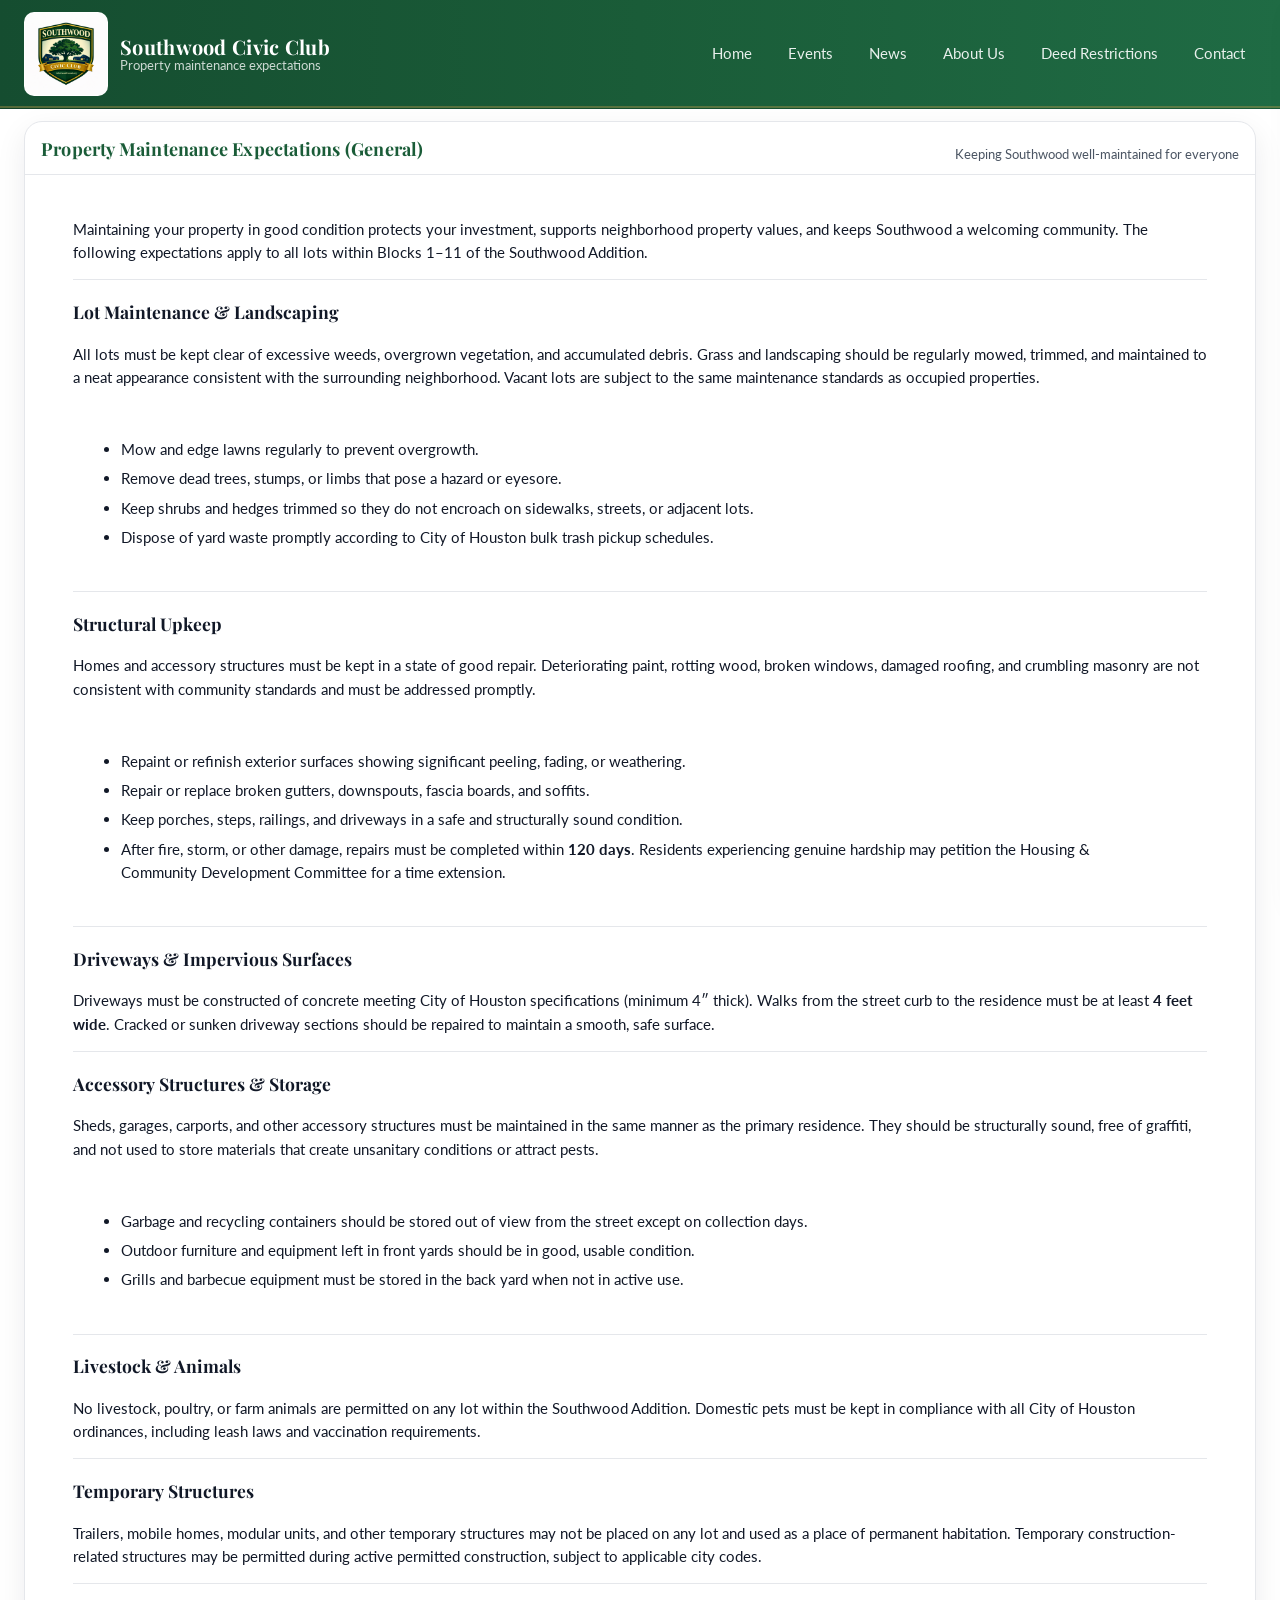
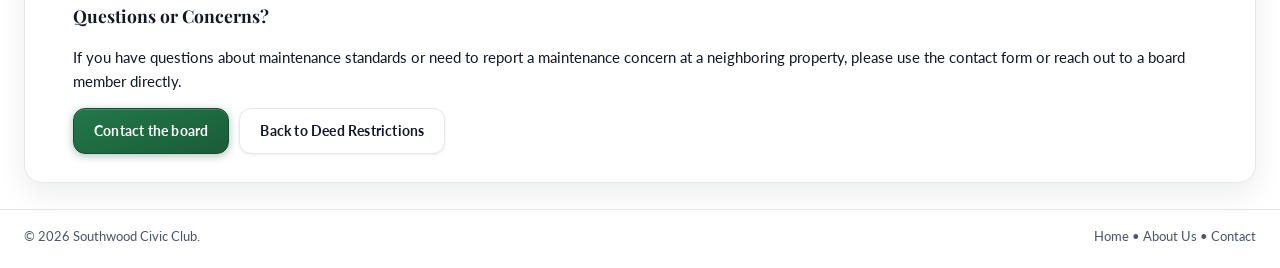
<file: property-maintenance.html>
<!doctype html>
<html lang="en">
<head>
  <meta charset="utf-8" />
  <meta name="viewport" content="width=device-width,initial-scale=1" />
  <title>Property Maintenance Expectations | Southwood Civic Club</title>
  <meta name="description" content="General property maintenance expectations for residents of the Southwood Addition, Houston, Texas." />
  <link rel="icon" href="assets/logo.png" />
  <link rel="stylesheet" href="assets/style.css" />
</head>

<body>
  <a class="skip-link" href="#main">Skip to content</a>

  <header class="topbar">
    <div class="container">
      <div class="topbarInner">
        <div class="brand">
          <div class="brandMark" aria-hidden="true">
            <img src="assets/logo.png" alt="">
          </div>
          <div class="brandText">
            <div class="brandName">Southwood Civic Club</div>
            <div class="brandTag">Property maintenance expectations</div>
          </div>
        </div>

        <nav class="nav" aria-label="Primary navigation">
          <a data-nav href="index.html">Home</a>
          <a data-nav href="events.html">Events</a>
          <a data-nav href="news.html">News</a>
          <a data-nav href="about.html">About Us</a>
          <a data-nav href="deed-restrictions.html">Deed Restrictions</a>
          <a data-nav href="contact.html">Contact</a>
        </nav>

        <button id="menuBtn" class="menuBtn" type="button" aria-controls="drawer" aria-expanded="false">Menu</button>
      </div>
    </div>
  </header>

  <div id="drawerBackdrop" class="drawerBackdrop" aria-hidden="true"></div>
  <aside id="drawer" class="drawer" aria-hidden="true">
    <div class="drawerHeader">
      <div class="drawerTitle">Southwood</div>
      <button id="closeBtn" class="closeBtn" type="button">Close</button>
    </div>
    <nav class="drawerNav" aria-label="Mobile navigation">
      <a data-nav href="index.html">Home <small>Overview</small></a>
      <a data-nav href="events.html">Events <small>Calendar</small></a>
      <a data-nav href="news.html">News <small>Updates</small></a>
      <a data-nav href="about.html">About Us <small>Board &amp; Civic Club</small></a>
      <a data-nav href="deed-restrictions.html">Deed Restrictions <small>Guidelines</small></a>
      <a data-nav href="contact.html">Contact <small>Reach the board</small></a>
    </nav>
  </aside>

  <main id="main" class="main">
    <div class="container">

      <section class="card" aria-label="Property Maintenance Expectations">
        <div class="cardHeader">
          <h2>Property Maintenance Expectations (General)</h2>
          <div class="sub">Keeping Southwood well-maintained for everyone</div>
        </div>
        <div class="cardBody">

          <p>Maintaining your property in good condition protects your investment, supports neighborhood property values, and keeps Southwood a welcoming community. The following expectations apply to all lots within Blocks 1&ndash;11 of the Southwood Addition.</p>

          <hr class="sep" />

          <h3>Lot Maintenance &amp; Landscaping</h3>
          <p>All lots must be kept clear of excessive weeds, overgrown vegetation, and accumulated debris. Grass and landscaping should be regularly mowed, trimmed, and maintained to a neat appearance consistent with the surrounding neighborhood. Vacant lots are subject to the same maintenance standards as occupied properties.</p>
          <ul class="list">
            <li>Mow and edge lawns regularly to prevent overgrowth.</li>
            <li>Remove dead trees, stumps, or limbs that pose a hazard or eyesore.</li>
            <li>Keep shrubs and hedges trimmed so they do not encroach on sidewalks, streets, or adjacent lots.</li>
            <li>Dispose of yard waste promptly according to City of Houston bulk trash pickup schedules.</li>
          </ul>

          <hr class="sep" />

          <h3>Structural Upkeep</h3>
          <p>Homes and accessory structures must be kept in a state of good repair. Deteriorating paint, rotting wood, broken windows, damaged roofing, and crumbling masonry are not consistent with community standards and must be addressed promptly.</p>
          <ul class="list">
            <li>Repaint or refinish exterior surfaces showing significant peeling, fading, or weathering.</li>
            <li>Repair or replace broken gutters, downspouts, fascia boards, and soffits.</li>
            <li>Keep porches, steps, railings, and driveways in a safe and structurally sound condition.</li>
            <li>After fire, storm, or other damage, repairs must be completed within <strong>120 days</strong>. Residents experiencing genuine hardship may petition the Housing &amp; Community Development Committee for a time extension.</li>
          </ul>

          <hr class="sep" />

          <h3>Driveways &amp; Impervious Surfaces</h3>
          <p>Driveways must be constructed of concrete meeting City of Houston specifications (minimum 4&Prime; thick). Walks from the street curb to the residence must be at least <strong>4 feet wide</strong>. Cracked or sunken driveway sections should be repaired to maintain a smooth, safe surface.</p>

          <hr class="sep" />

          <h3>Accessory Structures &amp; Storage</h3>
          <p>Sheds, garages, carports, and other accessory structures must be maintained in the same manner as the primary residence. They should be structurally sound, free of graffiti, and not used to store materials that create unsanitary conditions or attract pests.</p>
          <ul class="list">
            <li>Garbage and recycling containers should be stored out of view from the street except on collection days.</li>
            <li>Outdoor furniture and equipment left in front yards should be in good, usable condition.</li>
            <li>Grills and barbecue equipment must be stored in the back yard when not in active use.</li>
          </ul>

          <hr class="sep" />

          <h3>Livestock &amp; Animals</h3>
          <p>No livestock, poultry, or farm animals are permitted on any lot within the Southwood Addition. Domestic pets must be kept in compliance with all City of Houston ordinances, including leash laws and vaccination requirements.</p>

          <hr class="sep" />

          <h3>Temporary Structures</h3>
          <p>Trailers, mobile homes, modular units, and other temporary structures may not be placed on any lot and used as a place of permanent habitation. Temporary construction-related structures may be permitted during active permitted construction, subject to applicable city codes.</p>

          <hr class="sep" />

          <h3>Questions or Concerns?</h3>
          <p>If you have questions about maintenance standards or need to report a maintenance concern at a neighboring property, please use the contact form or reach out to a board member directly.</p>

          <div class="pillRow">
            <a class="btn primary" href="contact.html">Contact the board</a>
            <a class="btn" href="deed-restrictions.html">Back to Deed Restrictions</a>
          </div>

        </div>
      </section>

    </div>
  </main>

  <footer class="footer">
    <div class="container">
      <div class="footerRow">
        <div>&copy; <span id="year"></span> Southwood Civic Club.</div>
        <div><a href="index.html">Home</a> &bull; <a href="about.html">About Us</a> &bull; <a href="contact.html">Contact</a></div>
      </div>
    </div>
  </footer>

  <script src="assets/site.js"></script>
</body>
</html>
</file>
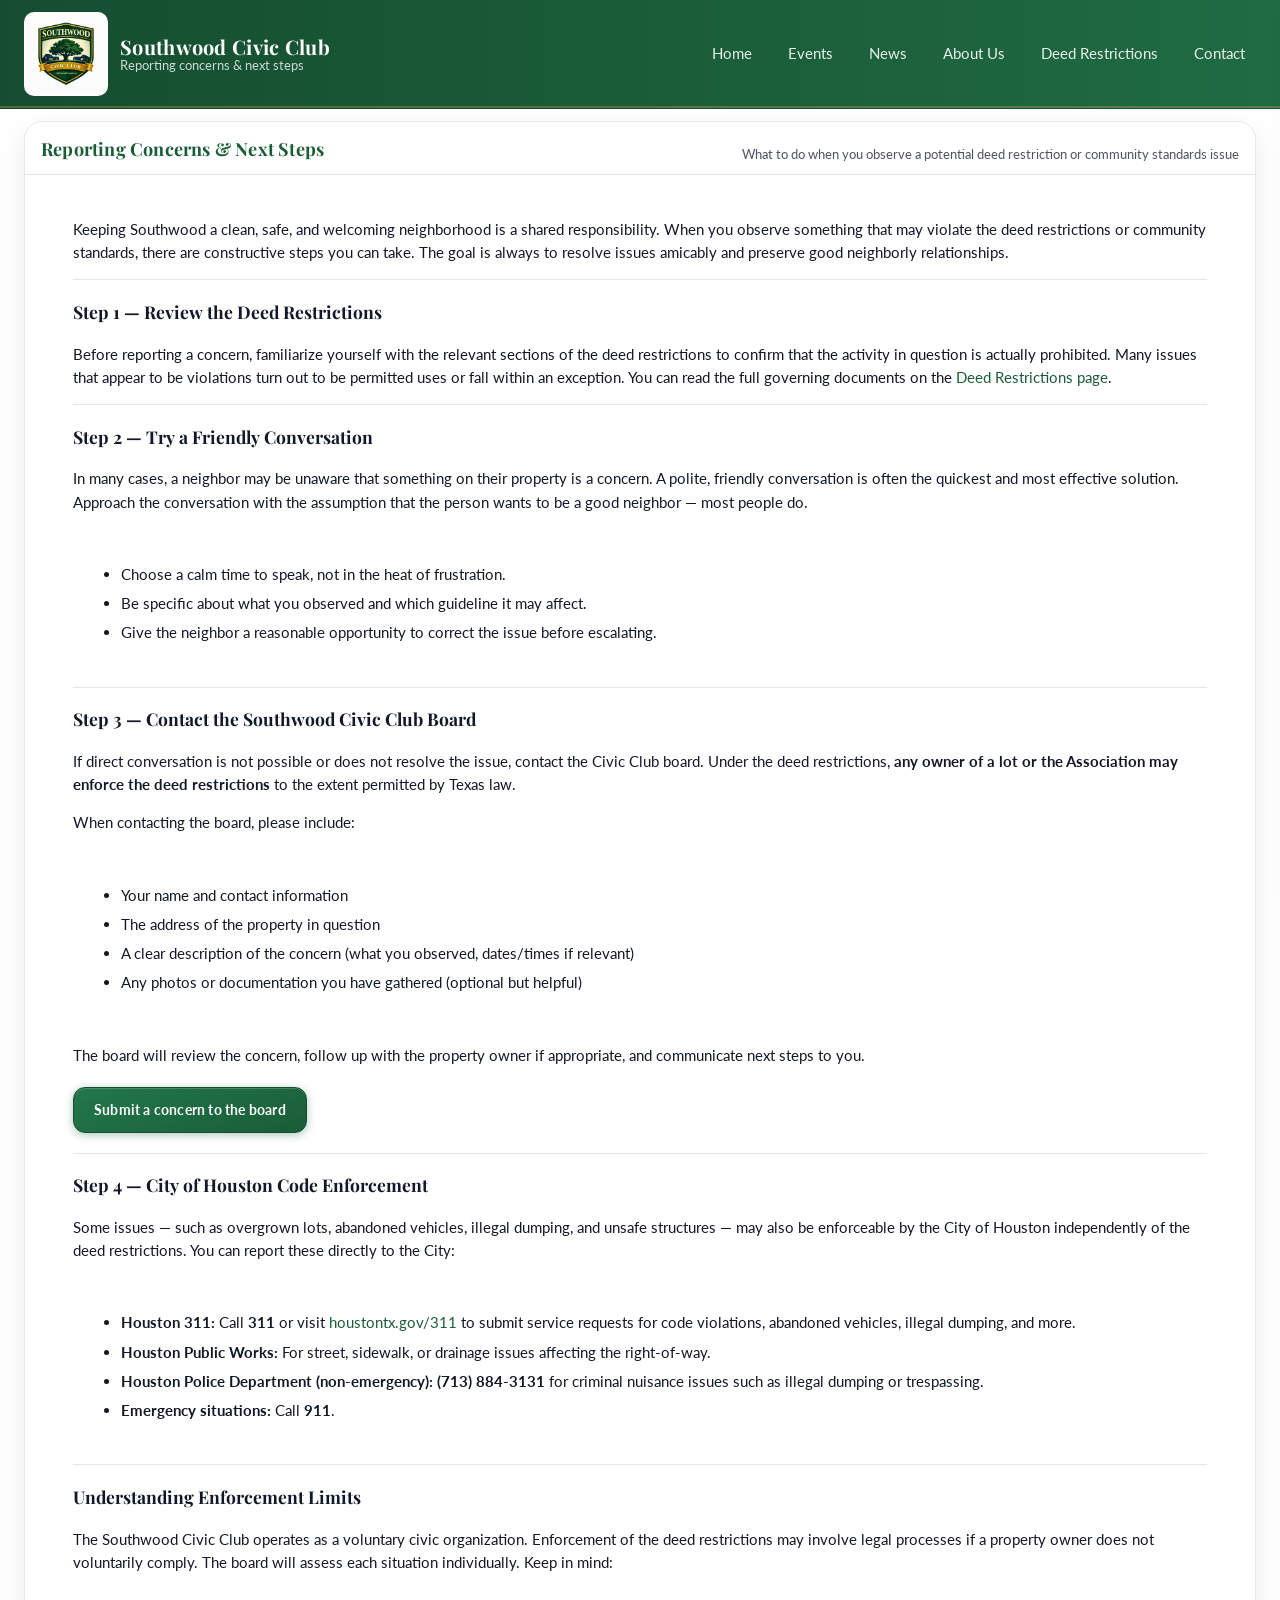
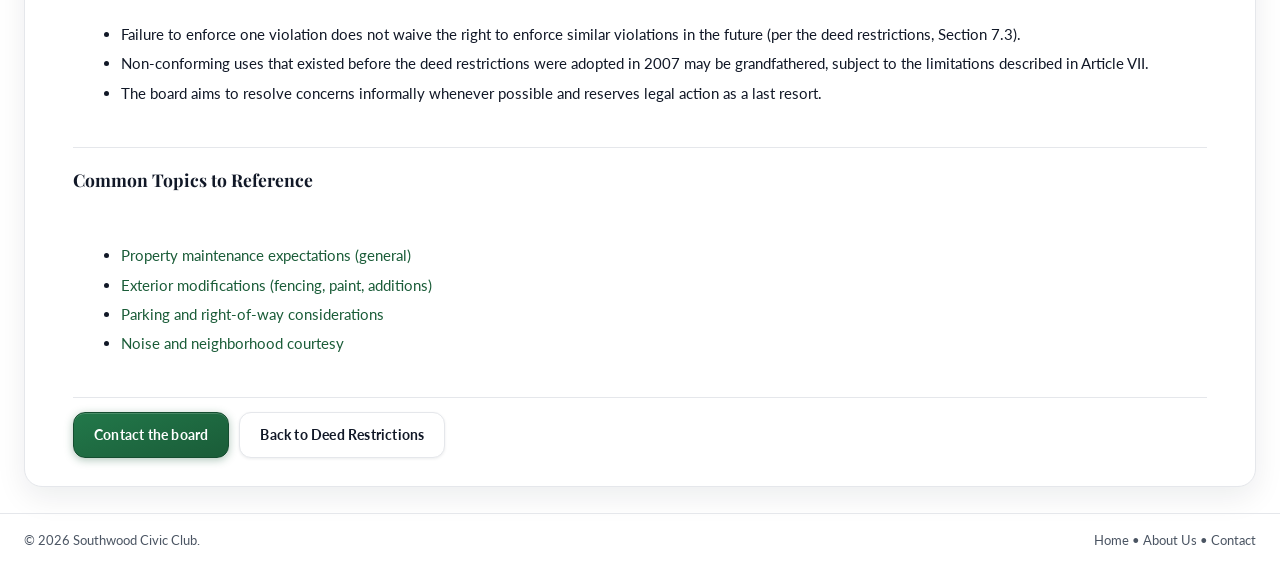
<file: reporting-concerns.html>
<!doctype html>
<html lang="en">
<head>
  <meta charset="utf-8" />
  <meta name="viewport" content="width=device-width,initial-scale=1" />
  <title>Reporting Concerns &amp; Next Steps | Southwood Civic Club</title>
  <meta name="description" content="How to report deed restriction concerns and what to expect from the process in the Southwood Addition, Houston, Texas." />
  <link rel="icon" href="assets/logo.png" />
  <link rel="stylesheet" href="assets/style.css" />
</head>

<body>
  <a class="skip-link" href="#main">Skip to content</a>

  <header class="topbar">
    <div class="container">
      <div class="topbarInner">
        <div class="brand">
          <div class="brandMark" aria-hidden="true">
            <img src="assets/logo.png" alt="">
          </div>
          <div class="brandText">
            <div class="brandName">Southwood Civic Club</div>
            <div class="brandTag">Reporting concerns &amp; next steps</div>
          </div>
        </div>

        <nav class="nav" aria-label="Primary navigation">
          <a data-nav href="index.html">Home</a>
          <a data-nav href="events.html">Events</a>
          <a data-nav href="news.html">News</a>
          <a data-nav href="about.html">About Us</a>
          <a data-nav href="deed-restrictions.html">Deed Restrictions</a>
          <a data-nav href="contact.html">Contact</a>
        </nav>

        <button id="menuBtn" class="menuBtn" type="button" aria-controls="drawer" aria-expanded="false">Menu</button>
      </div>
    </div>
  </header>

  <div id="drawerBackdrop" class="drawerBackdrop" aria-hidden="true"></div>
  <aside id="drawer" class="drawer" aria-hidden="true">
    <div class="drawerHeader">
      <div class="drawerTitle">Southwood</div>
      <button id="closeBtn" class="closeBtn" type="button">Close</button>
    </div>
    <nav class="drawerNav" aria-label="Mobile navigation">
      <a data-nav href="index.html">Home <small>Overview</small></a>
      <a data-nav href="events.html">Events <small>Calendar</small></a>
      <a data-nav href="news.html">News <small>Updates</small></a>
      <a data-nav href="about.html">About Us <small>Board &amp; Civic Club</small></a>
      <a data-nav href="deed-restrictions.html">Deed Restrictions <small>Guidelines</small></a>
      <a data-nav href="contact.html">Contact <small>Reach the board</small></a>
    </nav>
  </aside>

  <main id="main" class="main">
    <div class="container">

      <section class="card" aria-label="Reporting Concerns and Next Steps">
        <div class="cardHeader">
          <h2>Reporting Concerns &amp; Next Steps</h2>
          <div class="sub">What to do when you observe a potential deed restriction or community standards issue</div>
        </div>
        <div class="cardBody">

          <p>Keeping Southwood a clean, safe, and welcoming neighborhood is a shared responsibility. When you observe something that may violate the deed restrictions or community standards, there are constructive steps you can take. The goal is always to resolve issues amicably and preserve good neighborly relationships.</p>

          <hr class="sep" />

          <h3>Step 1 — Review the Deed Restrictions</h3>
          <p>Before reporting a concern, familiarize yourself with the relevant sections of the deed restrictions to confirm that the activity in question is actually prohibited. Many issues that appear to be violations turn out to be permitted uses or fall within an exception. You can read the full governing documents on the <a href="deed-restrictions.html">Deed Restrictions page</a>.</p>

          <hr class="sep" />

          <h3>Step 2 — Try a Friendly Conversation</h3>
          <p>In many cases, a neighbor may be unaware that something on their property is a concern. A polite, friendly conversation is often the quickest and most effective solution. Approach the conversation with the assumption that the person wants to be a good neighbor — most people do.</p>
          <ul class="list">
            <li>Choose a calm time to speak, not in the heat of frustration.</li>
            <li>Be specific about what you observed and which guideline it may affect.</li>
            <li>Give the neighbor a reasonable opportunity to correct the issue before escalating.</li>
          </ul>

          <hr class="sep" />

          <h3>Step 3 — Contact the Southwood Civic Club Board</h3>
          <p>If direct conversation is not possible or does not resolve the issue, contact the Civic Club board. Under the deed restrictions, <strong>any owner of a lot or the Association may enforce the deed restrictions</strong> to the extent permitted by Texas law.</p>
          <p>When contacting the board, please include:</p>
          <ul class="list">
            <li>Your name and contact information</li>
            <li>The address of the property in question</li>
            <li>A clear description of the concern (what you observed, dates/times if relevant)</li>
            <li>Any photos or documentation you have gathered (optional but helpful)</li>
          </ul>
          <p>The board will review the concern, follow up with the property owner if appropriate, and communicate next steps to you.</p>

          <div style="margin:20px 0;">
            <a class="btn primary" href="contact.html">Submit a concern to the board</a>
          </div>

          <hr class="sep" />

          <h3>Step 4 — City of Houston Code Enforcement</h3>
          <p>Some issues — such as overgrown lots, abandoned vehicles, illegal dumping, and unsafe structures — may also be enforceable by the City of Houston independently of the deed restrictions. You can report these directly to the City:</p>
          <ul class="list">
            <li><strong>Houston 311:</strong> Call <strong>311</strong> or visit <a href="https://www.houstontx.gov/311" target="_blank" rel="noopener">houstontx.gov/311</a> to submit service requests for code violations, abandoned vehicles, illegal dumping, and more.</li>
            <li><strong>Houston Public Works:</strong> For street, sidewalk, or drainage issues affecting the right-of-way.</li>
            <li><strong>Houston Police Department (non-emergency):</strong> <strong>(713) 884-3131</strong> for criminal nuisance issues such as illegal dumping or trespassing.</li>
            <li><strong>Emergency situations:</strong> Call <strong>911</strong>.</li>
          </ul>

          <hr class="sep" />

          <h3>Understanding Enforcement Limits</h3>
          <p>The Southwood Civic Club operates as a voluntary civic organization. Enforcement of the deed restrictions may involve legal processes if a property owner does not voluntarily comply. The board will assess each situation individually. Keep in mind:</p>
          <ul class="list">
            <li>Failure to enforce one violation does not waive the right to enforce similar violations in the future (per the deed restrictions, Section 7.3).</li>
            <li>Non-conforming uses that existed before the deed restrictions were adopted in 2007 may be grandfathered, subject to the limitations described in Article VII.</li>
            <li>The board aims to resolve concerns informally whenever possible and reserves legal action as a last resort.</li>
          </ul>

          <hr class="sep" />

          <h3>Common Topics to Reference</h3>
          <ul class="list">
            <li><a href="property-maintenance.html">Property maintenance expectations (general)</a></li>
            <li><a href="exterior-modifications.html">Exterior modifications (fencing, paint, additions)</a></li>
            <li><a href="parking-right-of-way.html">Parking and right-of-way considerations</a></li>
            <li><a href="noise-courtesy.html">Noise and neighborhood courtesy</a></li>
          </ul>

          <hr class="sep" />

          <div class="pillRow">
            <a class="btn primary" href="contact.html">Contact the board</a>
            <a class="btn" href="deed-restrictions.html">Back to Deed Restrictions</a>
          </div>

        </div>
      </section>

    </div>
  </main>

  <footer class="footer">
    <div class="container">
      <div class="footerRow">
        <div>&copy; <span id="year"></span> Southwood Civic Club.</div>
        <div><a href="index.html">Home</a> &bull; <a href="about.html">About Us</a> &bull; <a href="contact.html">Contact</a></div>
      </div>
    </div>
  </footer>

  <script src="assets/site.js"></script>
</body>
</html>
</file>
<file: assets/style.css>
@import url('https://fonts.googleapis.com/css2?family=Playfair+Display:wght@600;700&family=Lato:wght@400;600;700&display=swap');

/* Southwood Civic Club - Classic site styling */

:root{
  --paper:#ffffff;
  --ink:#111827;
  --muted:#4b5563;
  --line:#e5e7eb;
  --soft:#f7f7f8;

  --accent:#1a5c38;        /* logo forest green */
  --accent-deep:#154d30;   /* deeper logo green */
  --accent-soft:#2a8a56;   /* lighter logo green */
  --accent2:#c9a24a;       /* refined gold accent */
  --accent3:#2a8a56;       /* lighter green */

  --shadow: 0 10px 30px rgba(17,24,39,.08);
  --shadow2: 0 6px 16px rgba(17,24,39,.10);

  --radius: 18px;
  --radius2: 14px;

  /* Increased from 1100px so content can stretch across larger desktop screens */
  --max: 1600px;
}

*{ box-sizing:border-box; }

html, body{ height:100%; }

body{
  margin:0;
  background:var(--paper);
  color:var(--ink);
  font-family: 'Lato', Calibri, "Segoe UI", Arial, sans-serif;
  font-size:15px;
  line-height:1.55;
}

a{ color:var(--accent); text-decoration:none; }
a:hover{ text-decoration:underline; }

h1, h2, h3{
  font-family: 'Playfair Display', Georgia, serif;
}

img{ max-width:100%; height:auto; display:block; }

/* Container now uses full width up to --max (responsive on any screen size) */
.container{
  width: 100%;
  max-width: var(--max);
  margin: 0 auto;
  padding: 0 24px;
}

.skip-link{
  position:absolute;
  left:-999px;
  top:auto;
  width:1px;
  height:1px;
  overflow:hidden;
}
.skip-link:focus{
  left:12px;
  top:12px;
  width:auto;
  height:auto;
  padding:10px 12px;
  background:#fff;
  border:1px solid var(--line);
  border-radius:10px;
  box-shadow:var(--shadow2);
  z-index:9999;
}

/* Header */
.topbar{
  position:sticky;
  top:0;
  z-index:50;
  background: linear-gradient(
    to right,
    var(--accent-deep),
    var(--accent),
    #1f6b44
  );
  border-bottom: 1px solid rgba(0,0,0,.15);
  box-shadow: inset 0 -2px 0 rgba(201,162,74,.35);
}

.topbarInner{
  display:flex;
  align-items:center;
  justify-content:space-between;
  gap:14px;
  padding: 12px 0;
}

.brand{
  display:flex;
  align-items:center;
  gap:12px;
  min-width: 240px;
}
.brandMark{
  width:84px;
  height:84px;
  border-radius:10px;
  border:1px solid rgba(255,255,255,.30);
  background:#fff;
  display:flex;
  align-items:center;
  justify-content:center;
  overflow:hidden;
  flex-shrink:0;
}
.brandMark img{
  width:100%;
  height:100%;
  object-fit:cover;
}
.brandText{
  display:flex;
  flex-direction:column;
  line-height:1.1;
}
.brandName{
  font-family: 'Playfair Display', Georgia, serif;
  font-weight:700;
  font-size: 20px;
  letter-spacing:.3px;
  color:#fff;
}
.brandTag{
  font-size:13px;
  color:rgba(255,255,255,.78);
}

/* Desktop nav */
.nav{
  display:flex;
  align-items:center;
  gap:14px;
  flex-wrap:wrap;
  justify-content:flex-end;
}
.nav a{
  padding:8px 10px;
  border-radius:10px;
  color:rgba(255,255,255,.90);
  text-decoration:none;
  border:1px solid transparent;
}
.nav a:hover{
  background: rgba(255,255,255,.12);
  border-color: rgba(255,255,255,.22);
  text-decoration:none;
  color:#fff;
}
.nav a.active{
  background: rgba(255,255,255,.18);
  border-color: rgba(255,255,255,.32);
  color: #fff;
  font-weight:700;
}

/* Unified button style (Menu + Close) */
.menuBtn,
.closeBtn{
  height:42px;
  min-width:88px;
  padding:0 16px;
  border-radius:10px;
  border:1.5px solid rgba(255,255,255,.35);
  background:rgba(255,255,255,.12);
  color:#fff;
  font-weight:700;
  font-family: 'Lato', Calibri, "Segoe UI", Arial, sans-serif;
  font-size:14px;
  line-height:1;
  display:inline-flex;
  align-items:center;
  justify-content:center;
  cursor:pointer;
  user-select:none;
  transition: background .14s ease, border-color .14s ease, box-shadow .14s ease;
  box-shadow: 0 1px 3px rgba(0,0,0,.12);
}
.menuBtn:hover,
.closeBtn:hover{
  background:rgba(255,255,255,.22);
  border-color: rgba(255,255,255,.55);
  box-shadow: 0 3px 8px rgba(0,0,0,.15);
}
.menuBtn:active,
.closeBtn:active{ transform: translateY(1px); box-shadow: none; }

.menuBtn{ display:none; }

/* Close button lives inside the white drawer — override to dark ink */
.closeBtn{
  border-color: var(--line);
  background: var(--paper);
  color: var(--ink);
  box-shadow: 0 1px 3px rgba(17,24,39,.07);
}
.closeBtn:hover{
  background: var(--soft);
  border-color: #c5cdd5;
  box-shadow: 0 3px 8px rgba(17,24,39,.10);
}

/* Drawer */
.drawerBackdrop{
  position:fixed;
  inset:0;
  background: rgba(17,24,39,.35);
  opacity:0;
  pointer-events:none;
  transition: opacity .2s ease;
  z-index:80;
}

.drawer{
  position:fixed;
  top:0;
  right:0;
  height:100%;
  width: 330px;
  max-width: 92vw;
  background:#fff;
  border-left:1px solid var(--line);
  box-shadow: var(--shadow);
  transform: translateX(105%);
  transition: transform .22s ease;
  z-index:90;
  display:flex;
  flex-direction:column;
}

.drawerHeader{
  display:flex;
  align-items:center;
  justify-content:space-between;
  padding: 14px 14px 10px;
  border-bottom:1px solid var(--line);
}
.drawerTitle{
  font-weight:800;
  color:var(--accent);
}

.drawerNav{
  padding: 10px 10px 18px;
  display:flex;
  flex-direction:column;
  gap:6px;
}
.drawerNav a{
  display:flex;
  align-items:center;
  justify-content:space-between;
  padding: 10px 12px;
  border-radius: 12px;
  border: 1px solid transparent;
  color: var(--ink);
  text-decoration:none;
}
.drawerNav a:hover{
  background: var(--soft);
  border-color: var(--line);
}
.drawerNav a.active{
  background: rgba(26,92,56,.10);
  border-color: rgba(26,92,56,.22);
  color: var(--accent);
  font-weight:800;
}
.drawerNav small{
  color: var(--muted);
  font-weight:600;
}

/* Open state */
body.drawerOpen .drawerBackdrop{
  opacity:1;
  pointer-events:auto;
}
body.drawerOpen .drawer{
  transform: translateX(0);
}

/* Hero */
.hero{
  padding: 22px 0 6px;
}
.heroCard{
  border:1px solid var(--line);
  border-radius: var(--radius);
  overflow:hidden;
  background:#fff;
  box-shadow: var(--shadow);
}
.heroTop{
  display:grid;
  grid-template-columns: 1.25fr .75fr;
  gap:0;
}
.heroLeft{
  display:flex;
  flex-direction:row;
  align-items:stretch;
  height:400px;
  border-right: 1px solid var(--line);
  overflow:hidden;
}
.heroLogoPanel{
  width: 200px;
  min-width: 200px;
  max-width: 200px;
  display:flex;
  align-items:center;
  justify-content:center;
  padding: 14px;
  border-right: 1px solid rgba(26,92,56,.18);
  background: radial-gradient(
    circle at center,
    #ffffff 55%,
    rgba(26,92,56,.10) 100%
  );
  box-shadow:
    inset 0 0 0 2px rgba(26,92,56,.08),
    0 8px 18px rgba(17,24,39,.06);
  position: relative;
  overflow:hidden;
}
.heroLogoPanel::after{
  content:"";
  position:absolute;
  inset:0;
  pointer-events:none;
  box-shadow: inset 0 0 0 1px rgba(201,162,74,.25);
}
.heroLogoPanel img{
  width: 174px;
  height: 174px;
  object-fit: contain;
  display:block;
}
.heroImage{
  flex:1;
  height:400px;
  background: #f3f4f6;
  position:relative;
  overflow:hidden;
}
.heroImage img{
  width:100%;
  height:100%;
  object-fit:cover;
  display:block;
  transition: opacity .22s ease-in-out;
}
.heroImage img.isFading{
  opacity:.25;
}
.heroOverlay{
  position:absolute;
  inset:auto 0 0 0;
  padding: 14px 16px;
  background: linear-gradient(to top, rgba(17,24,39,.55), rgba(17,24,39,0));
  color:#fff;
}
.heroOverlay .kicker{
  font-size:12.5px;
  letter-spacing:.5px;
  text-transform:uppercase;
  opacity:.95;
}
.heroOverlay .big{
  font-size:20px;
  font-weight:800;
  margin-top:4px;
}

.heroAside{
  padding: 16px 16px 14px;
}
.heroAside h1{
  margin: 0 0 8px;
  font-size: 22px;
  color: var(--accent);
  letter-spacing:.2px;
}
.heroAside p{
  margin: 0 0 12px;
  color: var(--muted);
}
.callouts{
  display:flex;
  flex-direction:column;
  gap:10px;
  margin-top: 8px;
}
.callout{
  border: 1px solid var(--line);
  background: var(--soft);
  border-radius: 12px;
  padding: 10px 12px;
}
.callout .label{
  font-size:12px;
  color: var(--muted);
  text-transform: uppercase;
  letter-spacing:.5px;
  font-weight:700;
}
.callout .value{
  font-weight:800;
  margin-top:2px;
}
.callout a{
  font-weight:800;
}
.membershipTiers{
  margin-top: 6px;
  display: flex;
  flex-direction: column;
  gap: 5px;
}
.tierRow{
  display: flex;
  align-items: center;
  gap: 8px;
}
.tierBadge{
  display: inline-block;
  font-size: 11px;
  font-weight: 800;
  letter-spacing: .4px;
  text-transform: uppercase;
  padding: 2px 8px;
  border-radius: 20px;
  min-width: 58px;
  text-align: center;
}
.tierRegular{
  background: #e8edf2;
  color: #3d5166;
  border: 1px solid #c5d0db;
}
.tierSilver{
  background: linear-gradient(135deg, #dde3ea 0%, #c8d0da 100%);
  color: #3a4a5c;
  border: 1px solid #adb8c7;
}
.tierGold{
  background: linear-gradient(135deg, #fef0c7 0%, #f5d87e 100%);
  color: #7a5200;
  border: 1px solid #e6c04a;
}
.tierPrice{
  font-weight: 800;
  font-size: 14px;
  color: var(--ink);
}
.tierPer{
  font-weight: 500;
  font-size: 12px;
  color: var(--muted);
}

/* Content sections */
.main{
  padding: 12px 0 26px;
}
.grid{
  display:grid;
  grid-template-columns: 2fr 1fr;
  gap: 16px;
  align-items:start;
}

.card{
  border:1px solid var(--line);
  border-radius: var(--radius);
  background:#fff;
  box-shadow: var(--shadow);
}
.cardHeader{
  padding: 14px 16px 10px;
  border-bottom:1px solid var(--line);
  display:flex;
  align-items:flex-end;
  justify-content:space-between;
  gap:12px;
}
.cardHeader h2{
  margin:0;
  font-size: 18px;
  color: var(--accent);
  letter-spacing:.2px;
}
.cardHeader .sub{
  color: var(--muted);
  font-size: 13px;
}
.cardBody{
  padding: 28px 48px;
}
hr.sep{
  border:0;
  border-top:1px solid var(--line);
  margin: 8px 0;
}

.pillRow{
  display:flex;
  flex-wrap:wrap;
  gap:10px;
  margin-top: 14px;
  align-items:center;
}

.btn{
  display:inline-flex;
  align-items:center;
  justify-content:center;
  gap:8px;
  padding: 11px 20px;
  border-radius: 12px;
  border: 1px solid var(--line);
  background:#fff;
  color: var(--ink);
  font-weight:700;
  font-size: 14px;
  letter-spacing: .2px;
  cursor:pointer;
  text-decoration:none;
  transition: transform .15s ease, background .15s ease, box-shadow .15s ease, border-color .15s ease;
  font-family: 'Lato', Calibri, "Segoe UI", Arial, sans-serif;
  box-shadow: 0 1px 3px rgba(17,24,39,.08), inset 0 1px 0 rgba(255,255,255,.9);
  position: relative;
  overflow: hidden;
}
.btn:hover{
  background: var(--soft);
  border-color: #d1d5db;
  box-shadow: 0 4px 12px rgba(17,24,39,.12), inset 0 1px 0 rgba(255,255,255,.9);
  transform: translateY(-2px);
  text-decoration:none;
}
.btn:active{
  transform: translateY(0);
  box-shadow: 0 1px 3px rgba(17,24,39,.08);
}
.btn.primary{
  background: linear-gradient(160deg, #22784a 0%, #1a5c38 100%);
  border-color: #154d30;
  color: #fff;
  box-shadow: 0 2px 8px rgba(26,92,56,.35), inset 0 1px 0 rgba(255,255,255,.18);
}
.btn.primary:hover{
  background: linear-gradient(160deg, #29925b 0%, #22784a 100%);
  border-color: #154d30;
  box-shadow: 0 6px 18px rgba(26,92,56,.40), inset 0 1px 0 rgba(255,255,255,.18);
  color: #fff;
}
.btn.primary:active{
  background: linear-gradient(160deg, #1a5c38 0%, #154d30 100%);
  box-shadow: 0 1px 4px rgba(26,92,56,.30);
}
.btn.green{
  background: linear-gradient(
    160deg,
    var(--accent-soft) 0%,
    var(--accent) 100%
  );
  border-color: var(--accent-deep);
  color: #fff;
  box-shadow: 0 2px 8px rgba(26,92,56,.35), inset 0 1px 0 rgba(255,255,255,.18);
}
.btn.green:hover{
  background: linear-gradient(160deg, #339965 0%, #22784a 100%);
  border-color: var(--accent-deep);
  box-shadow: 0 6px 18px rgba(26,92,56,.40), inset 0 1px 0 rgba(255,255,255,.18);
  color: #fff;
}
.btn.green:active{
  background: linear-gradient(160deg, var(--accent) 0%, var(--accent-deep) 100%);
  box-shadow: 0 1px 4px rgba(26,92,56,.30);
}

.list{
  margin: 0;
  padding: 28px 48px;
}
.list li{ margin: 6px 0; }

.notice{
  border-left: 4px solid rgba(26,92,56,.50);
  background: rgba(26,92,56,.06);
  padding: 10px 12px;
  border-radius: 10px;
  color: var(--muted);
}


.boundaryMapCard{
  width: min(1100px, 100%);
  margin-left:auto;
  margin-right:auto;
}

/* Tables */
.tableScroll{
  overflow-x: auto;
  -webkit-overflow-scrolling: touch;
}
.table{
  width:100%;
  border-collapse:collapse;
}
.table th, .table td{
  padding: 13px 18px;
  border-bottom: 1px solid var(--line);
  border-right: 1px solid var(--line);
  vertical-align: middle;
  text-align: left;
}
.table th:last-child,
.table td:last-child{
  border-right: 0;
}
.table th{
  background: var(--soft);
  color: var(--muted);
  font-weight: 700;
  font-size: 12px;
  text-transform: uppercase;
  letter-spacing: .5px;
  white-space: nowrap;
}
.table tbody tr:hover td{
  background: rgba(26,92,56,.03);
}
.table tbody tr:last-child td{
  border-bottom: 0;
}

/* Gallery */
.gallery{
  display:grid;
  grid-template-columns: repeat(3, 1fr);
  gap:10px;
}
.gItem{
  border:1px solid var(--line);
  border-radius: 12px;
  overflow:hidden;
  background:#fff;
  cursor:pointer;
  transition: transform .12s ease, box-shadow .12s ease;
}
.gItem:hover{
  transform: translateY(-2px);
  box-shadow: 0 10px 18px rgba(17,24,39,.10);
}
.gItem img{
  width:100%;
  height: 180px;
  object-fit:cover;
  background:#f3f4f6;
}
.gCap{
  padding: 8px 10px;
  font-weight:700;
  color: var(--muted);
  font-size: 13px;
}

/* Lightbox */
.lightbox{
  position:fixed;
  inset:0;
  background: rgba(17,24,39,.72);
  display:none;
  align-items:center;
  justify-content:center;
  padding: 18px;
  z-index:120;
}
.lightbox.open{ display:flex; }
.lightboxInner{
  width:min(980px, 96vw);
  background:#fff;
  border-radius: 14px;
  overflow:hidden;
  box-shadow: var(--shadow);
  border: 1px solid rgba(255,255,255,.12);
}
.lightboxTop{
  display:flex;
  align-items:center;
  justify-content:space-between;
  gap:10px;
  padding: 10px 12px;
  border-bottom:1px solid var(--line);
  background: var(--soft);
}
.lightboxTitle{
  font-weight:800;
  color: var(--ink);
}
.lbControls{
  display:flex;
  gap:8px;
}
.lbBtn{
  height:38px;
  min-width:44px;
  padding:0 12px;
  border-radius:10px;
  border:1px solid var(--line);
  background:#fff;
  font-weight:800;
  cursor:pointer;
}
.lbBtn:hover{ background:#f3f4f6; }
.lightboxImg{
  width:100%;
  max-height: 78vh;
  object-fit:contain;
  background:#0b1220;
}

/* Forms */
.field{
  display:flex;
  flex-direction:column;
  gap:6px;
  margin-bottom: 16px;
}
.field label{
  font-weight:700;
  font-size: 13.5px;
  color: var(--ink);
  letter-spacing: .1px;
}
.input, textarea{
  border: 1.5px solid var(--line);
  border-radius: 12px;
  padding: 11px 14px;
  font-family: 'Lato', Calibri, "Segoe UI", Arial, sans-serif;
  font-size: 15px;
  outline: none;
  background: #fafafa;
  color: var(--ink);
  transition: border-color .18s ease, box-shadow .18s ease, background .18s ease;
  box-shadow: inset 0 1px 3px rgba(17,24,39,.05);
  width: 100%;
}
.input::placeholder, textarea::placeholder{
  color: #9ca3af;
}
.input:hover, textarea:hover{
  border-color: #c5cdd5;
  background: #fff;
}
.input:focus, textarea:focus{
  border-color: #1a5c38;
  background: #fff;
  box-shadow: 0 0 0 3.5px rgba(26,92,56,.14), inset 0 1px 2px rgba(17,24,39,.04);
}
textarea{ min-height: 130px; resize: vertical; line-height: 1.6; }

/* Contact form status messages */
.formStatus{
  padding: 13px 16px;
  border-radius: 12px;
  font-size: 14px;
  font-weight: 600;
  margin-bottom: 14px;
  border: 1.5px solid transparent;
  line-height: 1.5;
}
.formStatus.success{
  background: rgba(47,111,78,.08);
  border-color: rgba(47,111,78,.30);
  color: #1e5c37;
}
.formStatus.error{
  background: rgba(185,28,28,.06);
  border-color: rgba(185,28,28,.25);
  color: #991b1b;
}
.btn:disabled{
  opacity: .60;
  cursor: not-allowed;
  transform: none !important;
  box-shadow: none !important;
}

/* Footer */
.footer{
  border-top:1px solid var(--line);
  padding: 16px 0 22px;
  color: var(--muted);
  font-size: 13px;
}
.footerRow{
  display:flex;
  align-items:center;
  justify-content:space-between;
  gap:12px;
  flex-wrap:wrap;
}
.footer a{ color: var(--muted); }
.footer a:hover{ color: var(--accent); }

/* Responsive */
@media (max-width: 920px){
  .heroTop{ grid-template-columns: 1fr; }
  .heroLeft{ border-right:0; border-bottom:1px solid var(--line); height:auto; }
  .heroImage{ height:300px; }
  .grid{ grid-template-columns: 1fr; }
  .gallery{ grid-template-columns: repeat(2, 1fr); }
  .boundaryLayout{ grid-template-columns: 1fr !important; }
}
@media (max-width: 560px){
  .heroLeft{ flex-direction:column; height:auto; }
  .heroLogoPanel{ width:100%; max-width:100%; border-right:0; border-bottom:1px solid var(--line); padding:12px; }
  .heroLogoPanel img{ width:120px; height:120px; }
  .heroImage{ height:220px; }
}

@media (max-width: 760px){
  .nav{ display:none; }
  .menuBtn{ display:inline-flex; }
  .brand{ min-width: unset; }
}

@media (max-width: 480px){
  .gallery{ grid-template-columns: 1fr; }
  .container{ padding: 0 12px; }
  .cardBody{ padding: 16px 16px; }
  .list{ padding: 12px 16px; }
  .cardHeader{ flex-direction: column; align-items: flex-start; gap: 2px; }

  /* Responsive stacked table — each row becomes a labeled card */
  .tableScroll{ border: none; overflow: visible; }
  .table, .table thead, .table tbody, .table th, .table td, .table tr{
    display: block;
  }
  .table thead tr{
    position: absolute;
    top: -9999px;
    left: -9999px;
  }
  .table tr{
    border: 1px solid var(--line);
    border-radius: 12px;
    margin-bottom: 10px;
    overflow: hidden;
  }
  .table td{
    border: none;
    border-bottom: 1px solid var(--line);
    position: relative;
    padding: 10px 12px 10px 42%;
    min-height: 36px;
    word-break: break-word;
  }
  .table td:last-child{ border-bottom: none; }
  .table td::before{
    content: attr(data-label);
    position: absolute;
    left: 10px;
    width: 38%;
    padding-right: 8px;
    font-weight: 800;
    color: var(--muted);
    font-size: 12px;
    text-transform: uppercase;
    letter-spacing: .3px;
    padding-top: 2px;
  }
}

/* Document toggle accordion panels */
.docToggleRow{
  display:flex;
  flex-direction:column;
  gap:12px;
  margin-bottom:24px;
}

.docToggleBtn{
  display:flex;
  align-items:center;
  gap:16px;
  width:100%;
  padding:18px 22px;
  border-radius:14px;
  border:1.5px solid var(--line);
  background:var(--soft);
  color:var(--ink);
  font-family: 'Lato', Calibri, "Segoe UI", Arial, sans-serif;
  cursor:pointer;
  text-align:left;
  transition:background .15s ease, border-color .15s ease, box-shadow .15s ease;
  box-shadow:0 1px 3px rgba(17,24,39,.07);
}
.docToggleBtn:hover{
  background:#fff;
  border-color:rgba(26,92,56,.35);
  box-shadow:0 4px 12px rgba(17,24,39,.10);
}
.docToggleBtn[aria-expanded="true"]{
  background:rgba(26,92,56,.06);
  border-color:rgba(26,92,56,.30);
}

.docToggleIcon{
  font-size:16px;
  color:var(--accent);
  flex-shrink:0;
  transition:transform .2s ease;
  line-height:1;
}
.docToggleBtn[aria-expanded="true"] .docToggleIcon{
  transform:rotate(90deg);
}

.docToggleText{
  flex:1;
  min-width:0;
}
.docToggleLabel{
  font-size:17px;
  font-weight:800;
  color:var(--accent);
  display:block;
}
.docToggleSub{
  font-size:13px;
  color:var(--muted);
  display:block;
  margin-top:2px;
}

.docPanel{
  border:1px solid var(--line);
  border-radius:14px;
  padding:28px 36px;
  background:#fff;
  margin-bottom:16px;
  animation:panelOpen .18s ease;
}

@keyframes panelOpen{
  from{ opacity:0; transform:translateY(-6px); }
  to{ opacity:1; transform:translateY(0); }
}

.docPanel h4{
  margin:18px 0 6px;
  color:var(--accent);
}
.docPanel h5{
  margin:12px 0 4px;
  color:var(--ink);
}

.docNotice{
  border-left:4px solid rgba(26,92,56,.40);
  background:rgba(26,92,56,.05);
  border-radius:10px;
  padding:14px 18px;
  margin-bottom:20px;
}
.docNotice .noticeLabel{
  font-size:11px;
  font-weight:800;
  letter-spacing:.6px;
  text-transform:uppercase;
  color:var(--accent);
  margin-bottom:6px;
}

.docSection{
  border-top:1px solid var(--line);
  padding-top:20px;
  margin-top:20px;
}

.docRecord{
  display:inline-block;
  font-size:12px;
  font-weight:700;
  letter-spacing:.3px;
  color:var(--muted);
  background:var(--soft);
  border:1px solid var(--line);
  border-radius:8px;
  padding:3px 10px;
  margin-bottom:14px;
}

@media (max-width:560px){
  .docPanel{ padding:16px 14px; }
  .docToggleBtn{ padding:14px 14px; gap:10px; }
  .docToggleLabel{ font-size:15px; }
}

/* About page board cards */
.boardGrid{
  display:grid;
  grid-template-columns: repeat(3, minmax(0, 1fr));
  gap:14px;
}
.boardCard{
  border:1px solid var(--line);
  border-radius:12px;
  background:#fff;
  padding:10px;
  text-align:center;
}
.boardPhoto{
  width:100%;
  aspect-ratio:1 / 1;
  object-fit:cover;
  border-radius:10px;
  border:1px solid var(--line);
  background:var(--soft);
}
.boardName{
  margin-top:10px;
  font-weight:800;
  color:var(--ink);
}
.boardRole{
  margin-top:2px;
  font-size:13px;
  color:var(--muted);
}

@media (max-width: 920px){
  .boardGrid{ grid-template-columns: repeat(2, minmax(0, 1fr)); }
}

@media (max-width: 560px){
  .boardGrid{ grid-template-columns: 1fr; }
}
</file>
